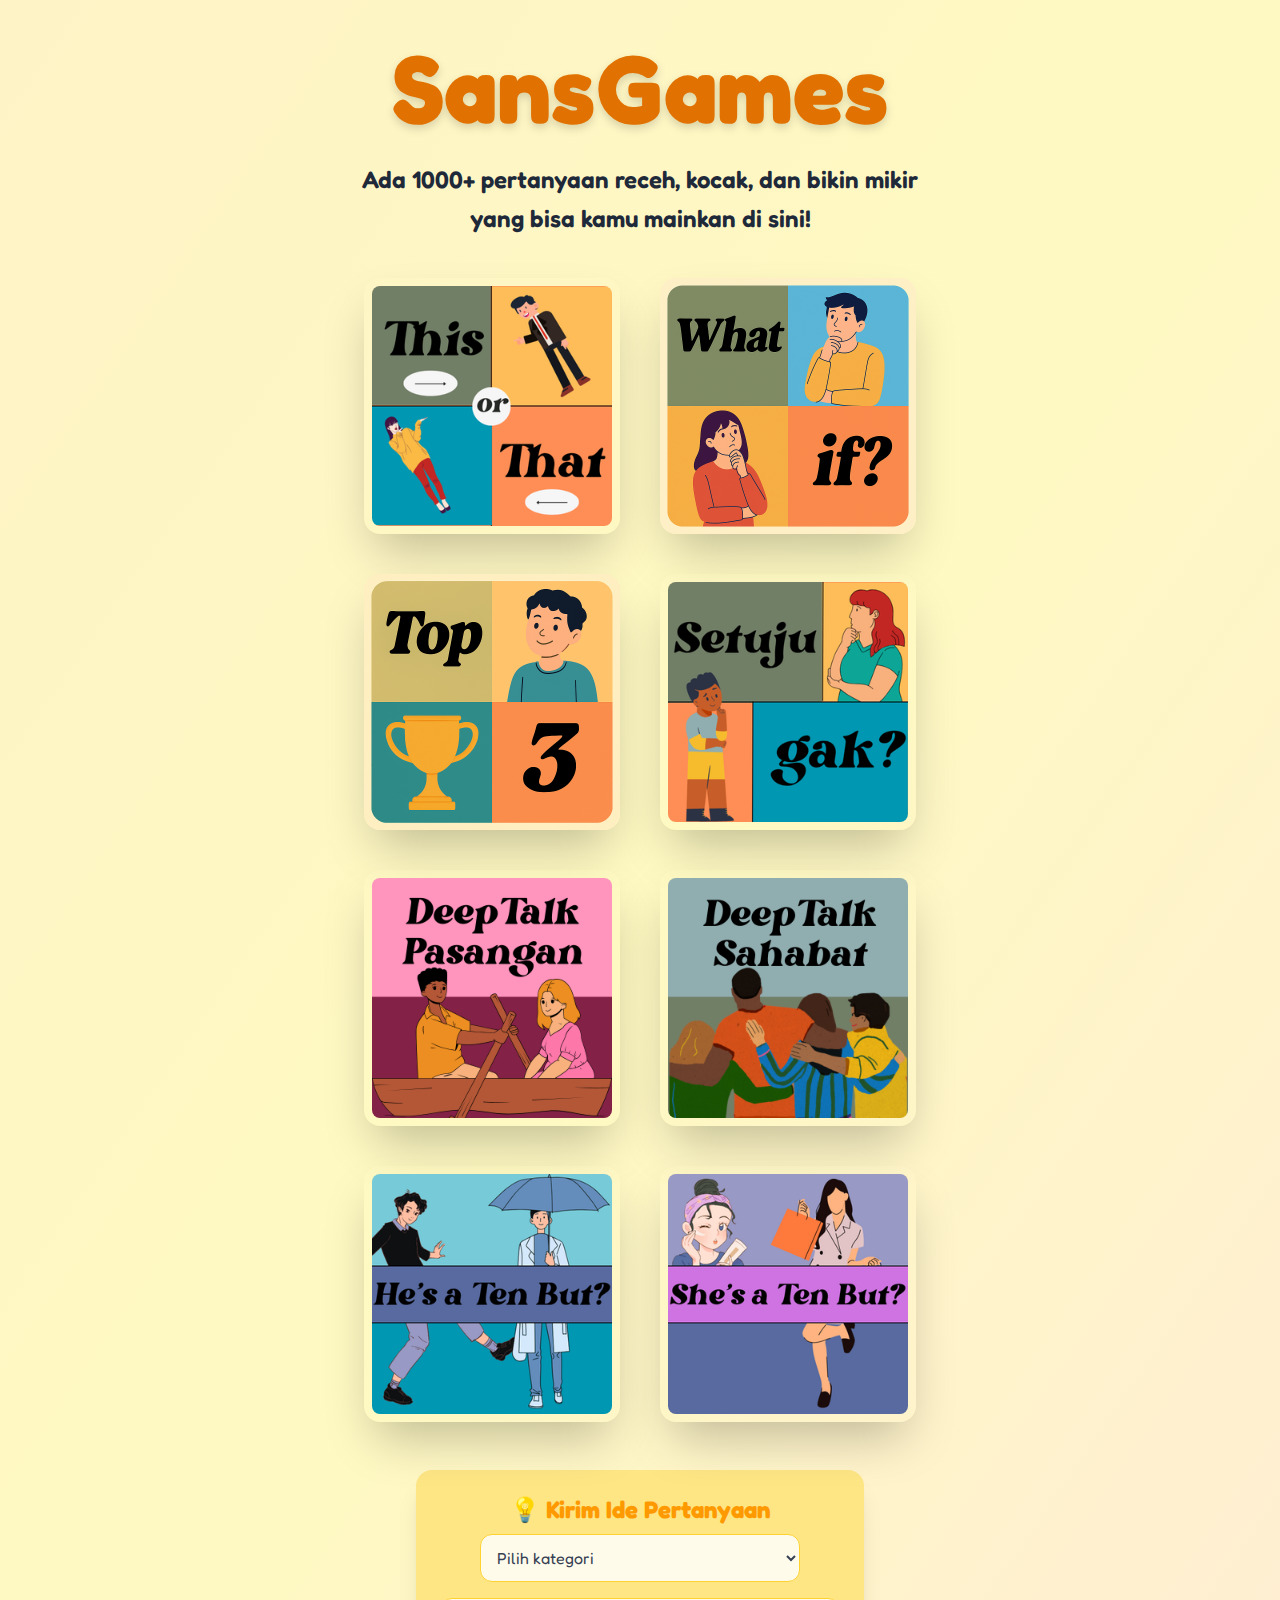
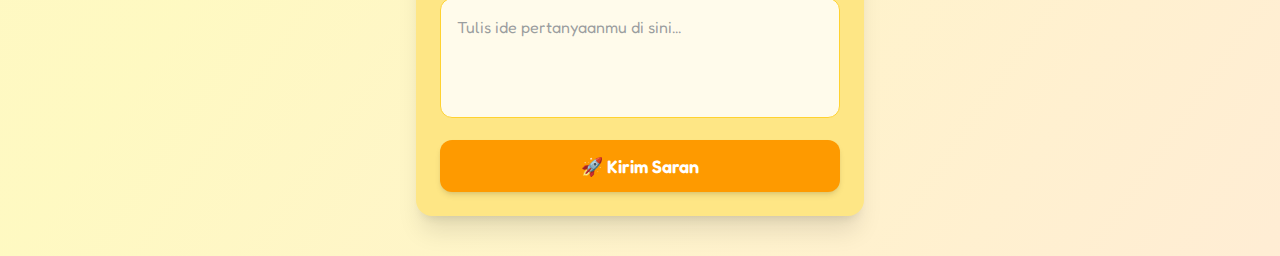
<file: index.html>
<!DOCTYPE html>
<html lang="en">
  <head>
    <meta charset="UTF-8" />
    <meta name="viewport" content="width=device-width, initial-scale=1.0" />
    <title>SansGames</title>
    <!-- Google tag (gtag.js) -->
    <script async src="https://www.googletagmanager.com/gtag/js?id=G-Y283R4D1VK"></script>
    <script>
      window.dataLayer = window.dataLayer || [];
      function gtag() {
        dataLayer.push(arguments);
      }
      gtag("js", new Date());

      gtag("config", "G-Y283R4D1VK");
    </script>
    <link href="./output.css" rel="stylesheet" />
    <link rel="preconnect" href="https://fonts.googleapis.com" />
    <link rel="preconnect" href="https://fonts.gstatic.com" crossorigin />
    <link
      href="https://fonts.googleapis.com/css2?family=Comic+Relief:wght@400;700&family=Fredoka:wght@300..700&display=swap"
      rel="stylesheet" />
    <style>
      body {
        font-family: "Fredoka", sans-serif;
      }
    </style>
  </head>
  <body class="bg-gradient-to-br from-amber-100 via-yellow-100 to-orange-100 min-h-screen text-center px-4 py-10">
    <!-- Header -->
    <header class="mb-6">
      <h1 class="text-5xl lg:text-8xl font-extrabold drop-shadow-lg text-amber-600">SansGames</h1>
    </header>

    <!-- Subheading -->
    <section class="mb-10 max-w-xl mx-auto text-responsive-lg font-semibold leading-relaxed text-gray-800">
      <p class="mb-2">Ada 1000+ pertanyaan receh, kocak, dan bikin mikir yang bisa kamu mainkan di sini!</p>
    </section>

    <!-- Game Cards -->
    <main class="flex flex-wrap m-auto items-center justify-center gap-2 sm:gap-10 md:w-4/5 xl:w-2/3">
      <a href="levellTot.html" class="transform transition-transform duration-500 hover:scale-125">
        <img src="./img/That.png" alt="This or That" class="sm:w-64 w-36 rounded-2xl shadow-2xl p-2" />
      </a>
      <a href="whatif.html" class="transform transition-transform duration-500 hover:scale-125">
        <img src="./img/whatif.png" alt="What if?" class="sm:w-64 w-36 rounded-2xl shadow-2xl" />
      </a>
      <a href="top3.html" class="transform transition-transform duration-500 hover:scale-125">
        <img src="./img/top3.png" alt="Top 3" class="sm:w-64 w-36 rounded-2xl shadow-2xl" />
      </a>
      <a href="setuju.html" class="transform transition-transform duration-500 hover:scale-125">
        <img src="./img/setuju.png" alt="Coming Soon" class="sm:w-64 w-36 rounded-2xl shadow-2xl p-2" />
      </a>
      <a href="dtp.html" class="transform transition-transform duration-500 hover:scale-125">
        <img src="./img/dtp.png" alt="Coming Soon" class="sm:w-64 w-36 rounded-2xl shadow-2xl p-2" />
      </a>
      <a href="dtt.html" class="transform transition-transform duration-500 hover:scale-125">
        <img src="./img/dtt.png" alt="Coming Soon" class="sm:w-64 w-36 rounded-2xl shadow-2xl p-2" />
      </a>
      <a href="hes.html" class="transform transition-transform duration-500 hover:scale-125">
        <img src="./img/hes.png" alt="Coming Soon" class="sm:w-64 w-36 rounded-2xl shadow-2xl p-2" />
      </a>
      <a href="shes.html" class="transform transition-transform duration-500 hover:scale-125">
        <img src="./img/shes.png" alt="Coming Soon" class="sm:w-64 w-36 rounded-2xl shadow-2xl p-2" />
      </a>
    </main>

    <!-- ============ FORM =================== -->
    <section class="mt-12 text-center">
      <form id="saranForm" class="max-w-md mx-auto bg-amber-200 p-6 rounded-2xl shadow-xl space-y-4">
        <h2 class="text-2xl font-bold text-center text-amber-500 mb-2">💡 Kirim Ide Pertanyaan</h2>

        <select
          name="kategori"
          required
          class="inline-block max-w-xs w-full p-3 rounded-xl border border-amber-300 focus:ring-2 focus:ring-amber-400 focus:outline-none text-gray-700 bg-amber-50">
          <option value="" disabled selected class="w-32">Pilih kategori</option>
          <option value="This or That" class="w-32">This or That</option>
          <option value="What If" class="w-32">What If</option>
          <option value="Top 3" class="w-32">Top 3</option>
          <option value="Deeptalk Pasangan" class="w-32">Deeptalk Pasangan</option>
          <option value="Deeptalk Sahabat" class="w-32">Deeptalk Sahabat</option>
          <option value="Setuju Gak?" class="w-32">Setuju Gak?</option>
          <option value="He's a Ten" class="w-32">He's a Ten</option>
          <option value="She's a Ten" class="w-32">She's a Ten</option>
        </select>

        <textarea
          name="pertanyaan"
          placeholder="Tulis ide pertanyaanmu di sini..."
          required
          class="w-full p-4 rounded-xl border border-amber-300 focus:ring-2 focus:ring-amber-400 focus:outline-none text-gray-700 bg-amber-50 resize-none min-h-[120px]"></textarea>

        <button
          type="submit"
          id="submitBtn"
          class="w-full bg-amber-500 hover:bg-amber-600 transition-colors text-white font-semibold text-lg px-6 py-3 rounded-xl shadow-md hover:shadow-lg active:scale-95">
          🚀 Kirim Saran
        </button>
      </form>
    </section>

    <script type="module" src="main.js"></script>
  </body>
</html>
</file>
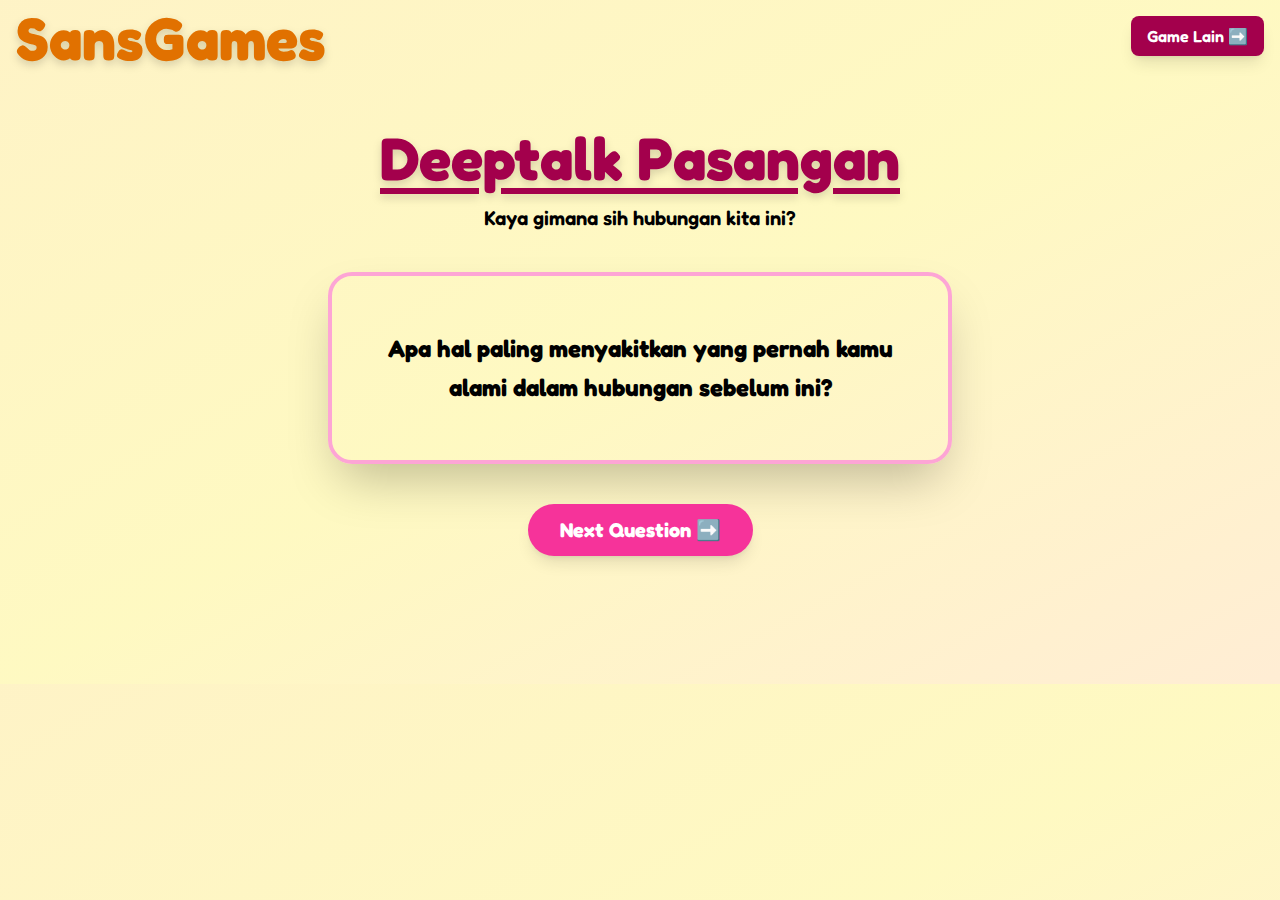
<file: dtp.html>
<!DOCTYPE html>
<html lang="en">
  <head>
    <meta charset="UTF-8" />
    <meta name="viewport" content="width=device-width, initial-scale=1.0" />
    <title>Deeptalk Pasangan</title>
    <!-- Google tag (gtag.js) -->
    <script async src="https://www.googletagmanager.com/gtag/js?id=G-Y283R4D1VK"></script>
    <script>
      window.dataLayer = window.dataLayer || [];
      function gtag() {
        dataLayer.push(arguments);
      }
      gtag("js", new Date());

      gtag("config", "G-Y283R4D1VK");
    </script>
    <link href="./output.css" rel="stylesheet" />
    <link rel="preconnect" href="https://fonts.googleapis.com" />
    <link rel="preconnect" href="https://fonts.gstatic.com" crossorigin />
    <link
      href="https://fonts.googleapis.com/css2?family=Comic+Relief:wght@400;700&family=Fredoka:wght@300..700&display=swap"
      rel="stylesheet" />
    <style>
      body {
        font-family: "Fredoka", sans-serif;
      }
    </style>
  </head>
  <body
    class="relative bg-gradient-to-br from-amber-100 via-yellow-100 to-orange-100 py-32 flex flex-col justify-center items-center px-4">
    <!-- Judul -->
    <a
      href="index.html"
      class="back absolute right-4 top-4 px-4 py-2 rounded-lg flex mx-auto bg-pink-800 hover:bg-pink-600 transition-colors text-white font-semibold text-base shadow-lg hover:shadow-xl active:scale-95">
      Game Lain ➡️
    </a>
    <a
      href="index.html"
      class="text-4xl md:text-6xl font-extrabold drop-shadow-lg text-amber-600 absolute left-4 top-2">
      SansGames
    </a>
    <header class="mb-10 text-center">
      <h1
        class="text-5xl md:text-6xl font-extrabold underline underline-offset-8 drop-shadow-lg text-pink-800 animate-pulse">
        Deeptalk Pasangan
      </h1>
      <p class="mt-4 text-xl font-semibold">Kaya gimana sih hubungan kita ini?</p>
    </header>

    <!-- Kartu pertanyaan -->
    <main class="w-full sm:w-4/5 md:w-2/3 lg:w-1/2">
      <div
        class="bg-gray-300 p-8 min-h-[12rem] border-4 border-pink-300 flex flex-col items-center justify-center rounded-3xl text-center font-medium text-responsive-lg leading-relaxed shadow-2xl transition-all duration-500 ease-in-out opacity-100">
        <h1 id="dtpQuestion" class="font-bold">Apa yang akan kamu lakukan jika kamu bisa menghentikan waktu?</h1>
      </div>

      <!-- Tombol -->
      <button
        id="nextBtn"
        class="flex mx-auto mt-10 bg-pink-500 hover:bg-pink-600 transition-colors text-white rounded-full font-bold text-xl px-8 py-3 shadow-lg hover:shadow-xl active:scale-95">
        Next Question ➡️
      </button>
    </main>

    <!-- Script -->
    <script type="module" src="./main.js"></script>
  </body>
</html>
</file>
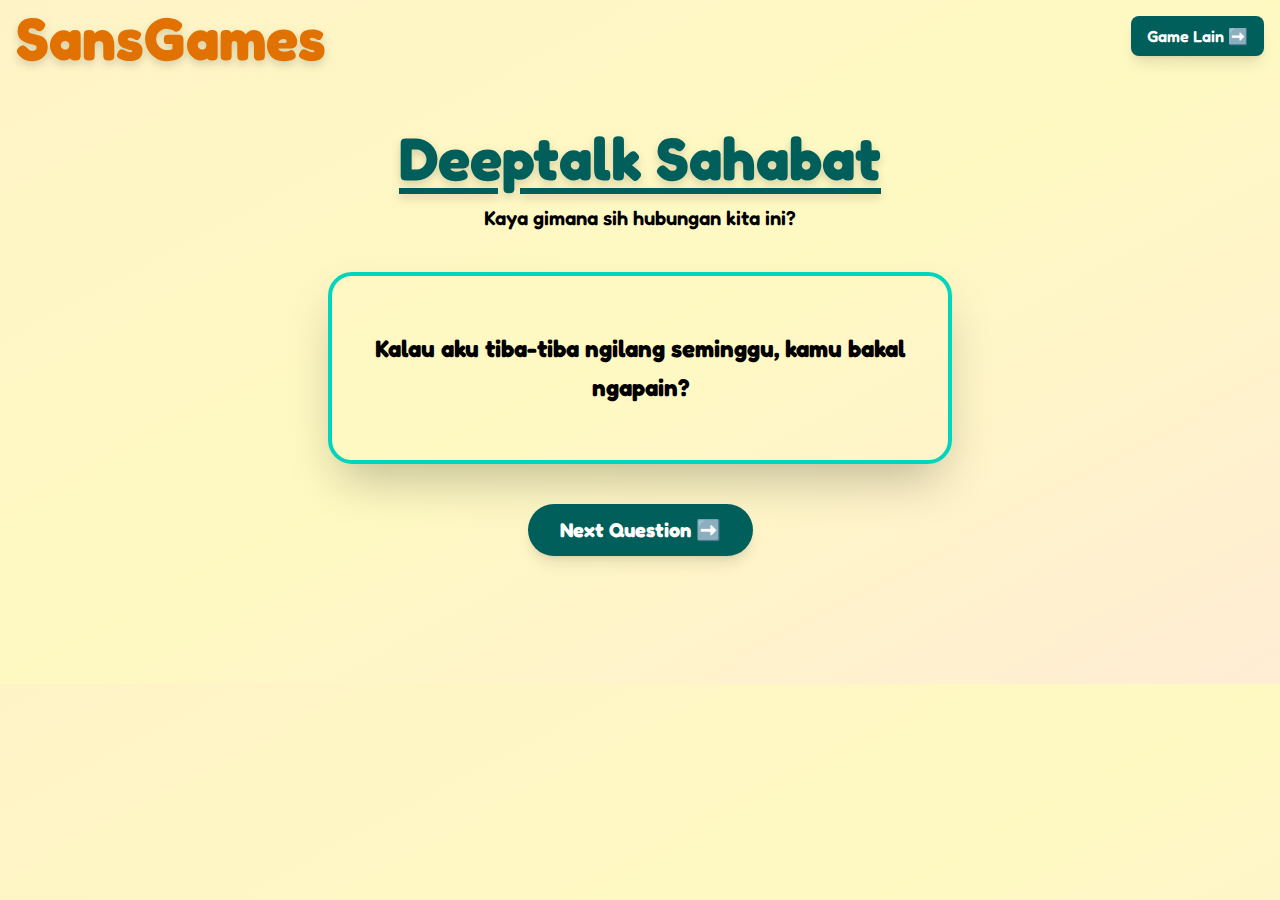
<file: dtt.html>
<!DOCTYPE html>
<html lang="en">
  <head>
    <meta charset="UTF-8" />
    <meta name="viewport" content="width=device-width, initial-scale=1.0" />
    <title>Deeptalk Pasangan</title>
    <!-- Google tag (gtag.js) -->
    <script async src="https://www.googletagmanager.com/gtag/js?id=G-Y283R4D1VK"></script>
    <script>
      window.dataLayer = window.dataLayer || [];
      function gtag() {
        dataLayer.push(arguments);
      }
      gtag("js", new Date());

      gtag("config", "G-Y283R4D1VK");
    </script>
    <link href="./output.css" rel="stylesheet" />
    <link rel="preconnect" href="https://fonts.googleapis.com" />
    <link rel="preconnect" href="https://fonts.gstatic.com" crossorigin />
    <link
      href="https://fonts.googleapis.com/css2?family=Comic+Relief:wght@400;700&family=Fredoka:wght@300..700&display=swap"
      rel="stylesheet" />
    <style>
      body {
        font-family: "Fredoka", sans-serif;
      }
    </style>
  </head>
  <body
    class="relative bg-gradient-to-br from-amber-100 via-yellow-100 to-orange-100 py-32 flex flex-col justify-center items-center px-4">
    <!-- Judul -->
    <a
      href="index.html"
      class="back absolute right-4 top-4 px-4 py-2 rounded-lg flex mx-auto bg-teal-800 hover:bg-teal-600 transition-colors text-white font-semibold text-base shadow-lg hover:shadow-xl active:scale-95">
      Game Lain ➡️
    </a>
    <a
      href="index.html"
      class="text-4xl md:text-6xl font-extrabold drop-shadow-lg text-amber-600 absolute left-4 top-2">
      SansGames
    </a>
    <header class="mb-10 text-center">
      <h1
        class="text-5xl md:text-6xl font-extrabold underline underline-offset-8 drop-shadow-lg text-teal-800 animate-pulse">
        Deeptalk Sahabat
      </h1>
      <p class="mt-4 text-xl font-semibold">Kaya gimana sih hubungan kita ini?</p>
    </header>

    <!-- Kartu pertanyaan -->
    <main class="w-full sm:w-4/5 md:w-2/3 lg:w-1/2">
      <div
        class="bg-gray-300 p-8 min-h-[12rem] border-4 border-teal-400 flex flex-col items-center justify-center rounded-3xl text-center font-medium text-responsive-lg leading-relaxed shadow-2xl transition-all duration-500 ease-in-out opacity-100">
        <h1 id="dttQuestion" class="font-bold">Apa yang akan kamu lakukan jika kamu bisa menghentikan waktu?</h1>
      </div>

      <!-- Tombol -->
      <button
        id="nextBtn"
        class="flex mx-auto mt-10 bg-teal-800 hover:bg-teal-600 transition-colors text-white rounded-full font-bold text-xl px-8 py-3 shadow-lg hover:shadow-xl active:scale-95">
        Next Question ➡️
      </button>
    </main>

    <!-- Script -->
    <script type="module" src="./main.js"></script>
  </body>
</html>
</file>
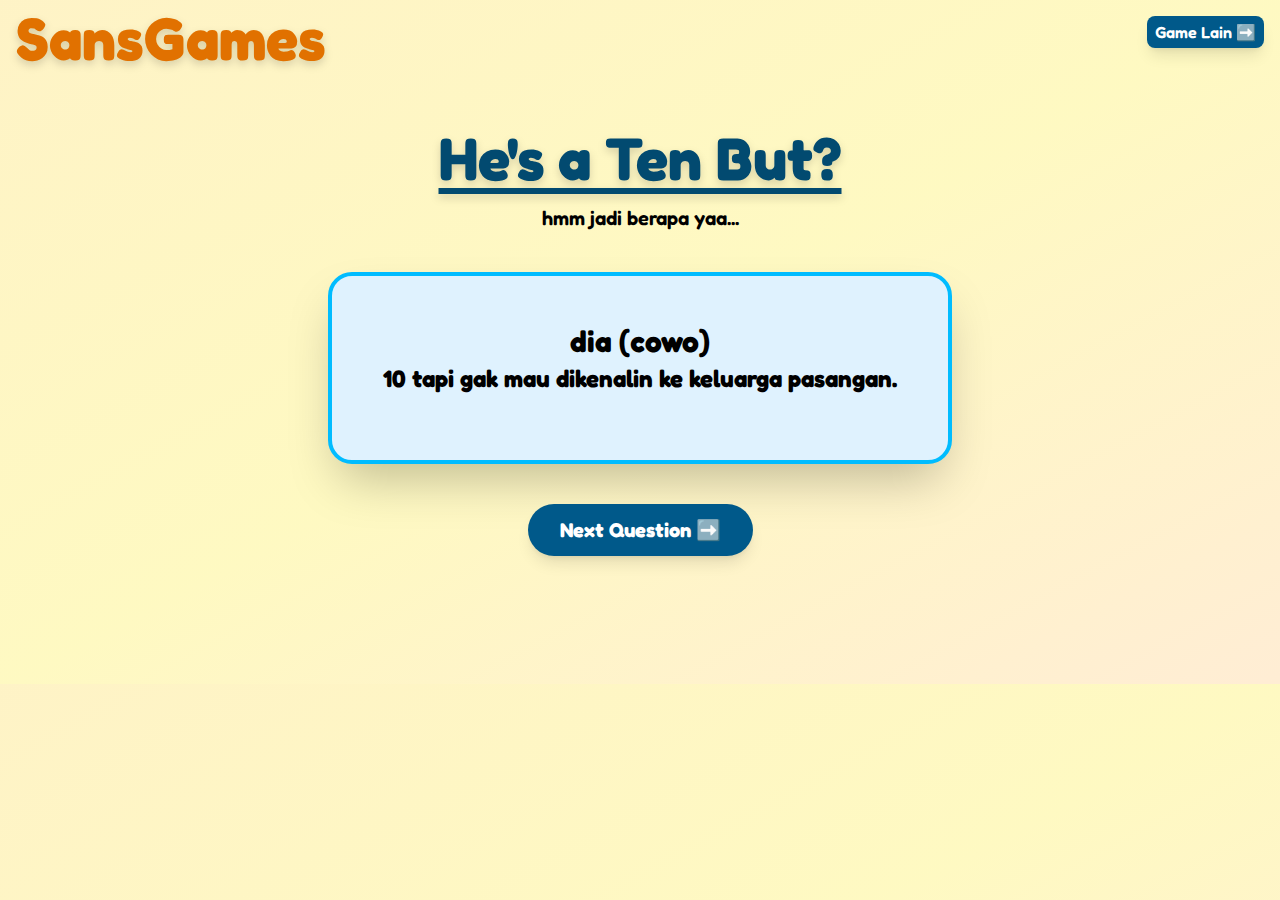
<file: hes.html>
<!DOCTYPE html>
<html lang="en">
  <head>
    <meta charset="UTF-8" />
    <meta name="viewport" content="width=device-width, initial-scale=1.0" />
    <title>Lu Setuju Ga?</title>
    <!-- Google tag (gtag.js) -->
    <script async src="https://www.googletagmanager.com/gtag/js?id=G-Y283R4D1VK"></script>
    <script>
      window.dataLayer = window.dataLayer || [];
      function gtag() {
        dataLayer.push(arguments);
      }
      gtag("js", new Date());

      gtag("config", "G-Y283R4D1VK");
    </script>
    <link href="./output.css" rel="stylesheet" />
    <link rel="preconnect" href="https://fonts.googleapis.com" />
    <link rel="preconnect" href="https://fonts.gstatic.com" crossorigin />
    <link
      href="https://fonts.googleapis.com/css2?family=Comic+Relief:wght@400;700&family=Fredoka:wght@300..700&display=swap"
      rel="stylesheet" />
    <style>
      body {
        font-family: "Fredoka", sans-serif;
      }
    </style>
  </head>
  <body
    class="relative bg-gradient-to-br from-amber-100 via-yellow-100 to-orange-100 py-32 flex flex-col justify-center items-center px-4">
    <!-- Judul -->
    <a
      href="index.html"
      class="back absolute right-4 top-4 px-2 py-1 rounded-lg flex mx-auto bg-sky-800 hover:bg-sky-600 transition-colors text-white font-semibold text-base shadow-lg hover:shadow-xl active:scale-95">
      Game Lain ➡️
    </a>
    <a
      href="index.html"
      class="text-4xl md:text-6xl font-extrabold drop-shadow-lg text-amber-600 absolute left-4 top-2">
      SansGames
    </a>
    <header class="mb-10 text-center">
      <h1
        class="text-4xl md:text-6xl font-extrabold underline underline-offset-8 drop-shadow-lg text-sky-900 animate-pulse">
        He's a Ten But?
      </h1>
      <p class="mt-4 text-xl font-semibold">hmm jadi berapa yaa...</p>
    </header>

    <!-- Kartu pertanyaan -->
    <main class="w-full sm:w-4/5 md:w-2/3 lg:w-1/2">
      <div
        class="bg-sky-100 p-2 min-h-[12rem] border-4 border-sky-400 flex flex-col justify-center items-center rounded-3xl text-center font-medium text-responsive-lg leading-relaxed shadow-2xl transition-all duration-500 ease-in-out opacity-100">
        <h1 class="font-bold text-responsive-xl">dia (cowo)</h1>
        <h1 id="hesQuestion" class="font-bold mb-4">Apa yang akan kamu lakukan jika kamu bisa menghentikan waktu?</h1>
      </div>

      <!-- Tombol -->
      <button
        id="nextBtn"
        class="flex mx-auto mt-10 bg-sky-800 hover:bg-sky-600 transition-colors text-white rounded-full font-bold text-xl px-8 py-3 shadow-lg hover:shadow-xl active:scale-95">
        Next Question ➡️
      </button>
    </main>

    <!-- Script -->
    <script type="module" src="./main.js"></script>
  </body>
</html>
</file>
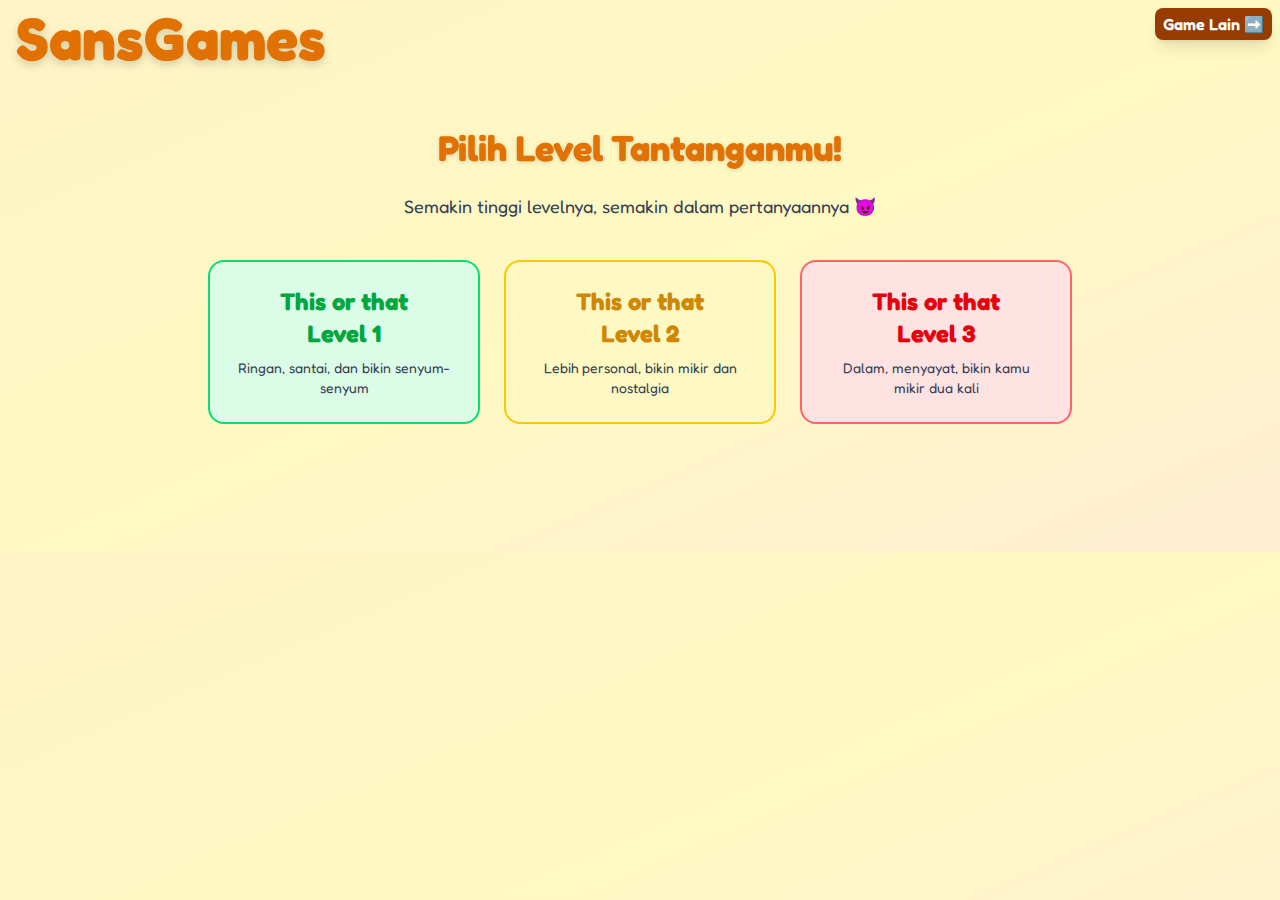
<file: levellTot.html>
<!DOCTYPE html>
<html lang="en">
  <head>
    <meta charset="UTF-8" />
    <meta name="viewport" content="width=device-width, initial-scale=1.0" />
    <title>SansGames</title>
    <!-- Google tag (gtag.js) -->
    <script async src="https://www.googletagmanager.com/gtag/js?id=G-Y283R4D1VK"></script>
    <script>
      window.dataLayer = window.dataLayer || [];
      function gtag() {
        dataLayer.push(arguments);
      }
      gtag("js", new Date());

      gtag("config", "G-Y283R4D1VK");
    </script>
    <link href="./output.css" rel="stylesheet" />
    <link rel="preconnect" href="https://fonts.googleapis.com" />
    <link rel="preconnect" href="https://fonts.gstatic.com" crossorigin />
    <link
      href="https://fonts.googleapis.com/css2?family=Comic+Relief:wght@400;700&family=Fredoka:wght@300..700&display=swap"
      rel="stylesheet" />
    <style>
      body {
        font-family: "Fredoka", sans-serif;
      }
    </style>
  </head>
  <body
    class="relative bg-gradient-to-br from-amber-100 via-yellow-100 to-orange-100 py-32 flex flex-col justify-center items-center px-4">
    <a
      href="index.html"
      class="back absolute right-2 top-2 px-2 rounded-lg flex mx-auto bg-amber-800 hover:bg-amber-600 transition-colors text-white font-semibold text-base py-1 shadow-lg hover:shadow-xl active:scale-95">
      Game Lain ➡️
    </a>
    <a
      href="index.html"
      class="text-4xl md:text-6xl font-extrabold drop-shadow-lg text-amber-600 absolute left-4 top-2">
      SansGames
    </a>
    <section class="max-w-4xl mx-auto px-4 text-center">
      <h2 class="text-4xl font-extrabold text-amber-600 mb-6 drop-shadow-sm">Pilih Level Tantanganmu!</h2>
      <p class="text-gray-700 mb-10 text-lg">Semakin tinggi levelnya, semakin dalam pertanyaannya 😈</p>

      <div class="grid grid-cols-1 sm:grid-cols-2 md:grid-cols-3 gap-6">
        <!-- Level 1 -->
        <a
          href="tot.html"
          class="bg-green-100 border-2 border-green-400 hover:shadow-xl transition-transform hover:scale-105 rounded-2xl p-6 flex flex-col items-center">
          <h3 class="text-2xl font-bold text-green-600">This or that</h3>
          <h3 class="text-2xl font-bold text-green-600 mb-2">Level 1</h3>
          <p class="text-sm text-gray-700">Ringan, santai, dan bikin senyum-senyum</p>
        </a>

        <!-- Level 2 -->
        <a
          href="tot2.html"
          class="bg-yellow-100 border-2 border-yellow-400 hover:shadow-xl transition-transform hover:scale-105 rounded-2xl p-6 flex flex-col items-center">
          <h3 class="text-2xl font-bold text-yellow-600">This or that</h3>

          <h3 class="text-2xl font-bold text-yellow-600 mb-2">Level 2</h3>
          <p class="text-sm text-gray-700">Lebih personal, bikin mikir dan nostalgia</p>
        </a>

        <!-- Level 3 -->
        <a
          href="tot3.html"
          class="bg-red-100 border-2 border-red-400 hover:shadow-xl transition-transform hover:scale-105 rounded-2xl p-6 flex flex-col items-center">
          <h3 class="text-2xl font-bold text-red-600">This or that</h3>

          <h3 class="text-2xl font-bold text-red-600 mb-2">Level 3</h3>
          <p class="text-sm text-gray-700">Dalam, menyayat, bikin kamu mikir dua kali</p>
        </a>
      </div>
    </section>

    <script type="module" src="main.js"></script>
  </body>
</html>
</file>
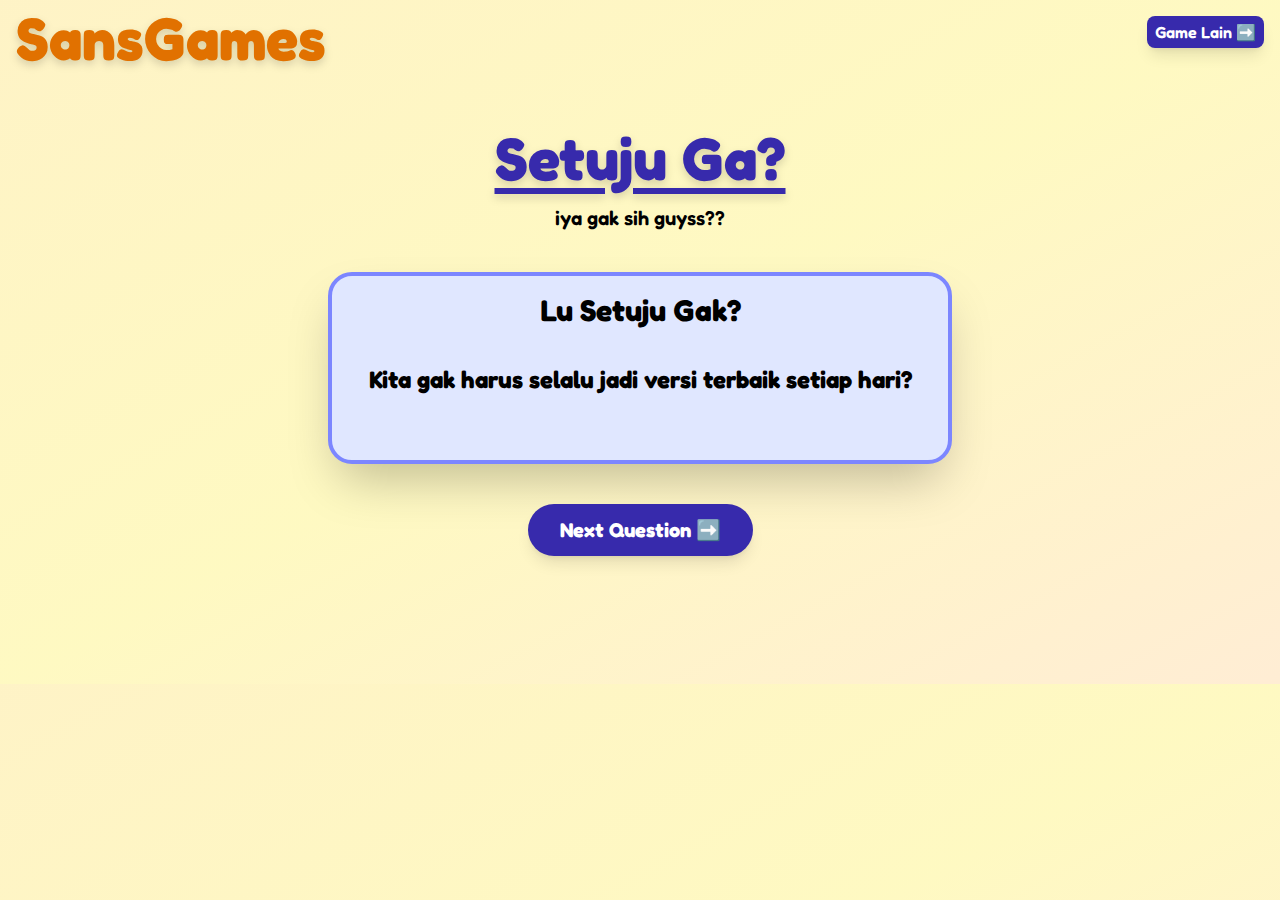
<file: setuju.html>
<!DOCTYPE html>
<html lang="en">
  <head>
    <meta charset="UTF-8" />
    <meta name="viewport" content="width=device-width, initial-scale=1.0" />
    <title>Lu Setuju Ga?</title>
    <!-- Google tag (gtag.js) -->
    <script async src="https://www.googletagmanager.com/gtag/js?id=G-Y283R4D1VK"></script>
    <script>
      window.dataLayer = window.dataLayer || [];
      function gtag() {
        dataLayer.push(arguments);
      }
      gtag("js", new Date());

      gtag("config", "G-Y283R4D1VK");
    </script>
    <link href="./output.css" rel="stylesheet" />
    <link rel="preconnect" href="https://fonts.googleapis.com" />
    <link rel="preconnect" href="https://fonts.gstatic.com" crossorigin />
    <link
      href="https://fonts.googleapis.com/css2?family=Comic+Relief:wght@400;700&family=Fredoka:wght@300..700&display=swap"
      rel="stylesheet" />
    <style>
      body {
        font-family: "Fredoka", sans-serif;
      }
    </style>
  </head>
  <body
    class="relative bg-gradient-to-br from-amber-100 via-yellow-100 to-orange-100 py-32 flex flex-col justify-center items-center px-4">
    <!-- Judul -->
    <a
      href="index.html"
      class="back absolute right-4 top-4 px-2 py-1 rounded-lg flex mx-auto bg-indigo-800 hover:bg-indigo-600 transition-colors text-white font-semibold text-base shadow-lg hover:shadow-xl active:scale-95">
      Game Lain ➡️
    </a>
    <a
      href="index.html"
      class="text-4xl md:text-6xl font-extrabold drop-shadow-lg text-amber-600 absolute left-4 top-2">
      SansGames
    </a>
    <header class="mb-10 text-center">
      <h1
        class="text-5xl md:text-6xl font-extrabold underline underline-offset-8 drop-shadow-lg text-indigo-800 animate-pulse">
        Setuju Ga?
      </h1>
      <p class="mt-4 text-xl font-semibold">iya gak sih guyss??</p>
    </header>

    <!-- Kartu pertanyaan -->
    <main class="w-full sm:w-4/5 md:w-2/3 lg:w-1/2">
      <div
        class="bg-indigo-100 p-2 min-h-[12rem] border-4 border-indigo-400 flex flex-col items-center rounded-3xl text-center font-medium text-responsive-lg leading-relaxed shadow-2xl transition-all duration-500 ease-in-out opacity-100">
        <h1 class="font-bold text-responsive-xl py-2">Lu Setuju Gak?</h1>
        <h1 id="setujuQuestion" class="font-bold mt-6">
          Apa yang akan kamu lakukan jika kamu bisa menghentikan waktu?
        </h1>
      </div>

      <!-- Tombol -->
      <button
        id="nextBtn"
        class="flex mx-auto mt-10 bg-indigo-800 hover:bg-indigo-600 transition-colors text-white rounded-full font-bold text-xl px-8 py-3 shadow-lg hover:shadow-xl active:scale-95">
        Next Question ➡️
      </button>
    </main>

    <!-- Script -->
    <script type="module" src="./main.js"></script>
  </body>
</html>
</file>
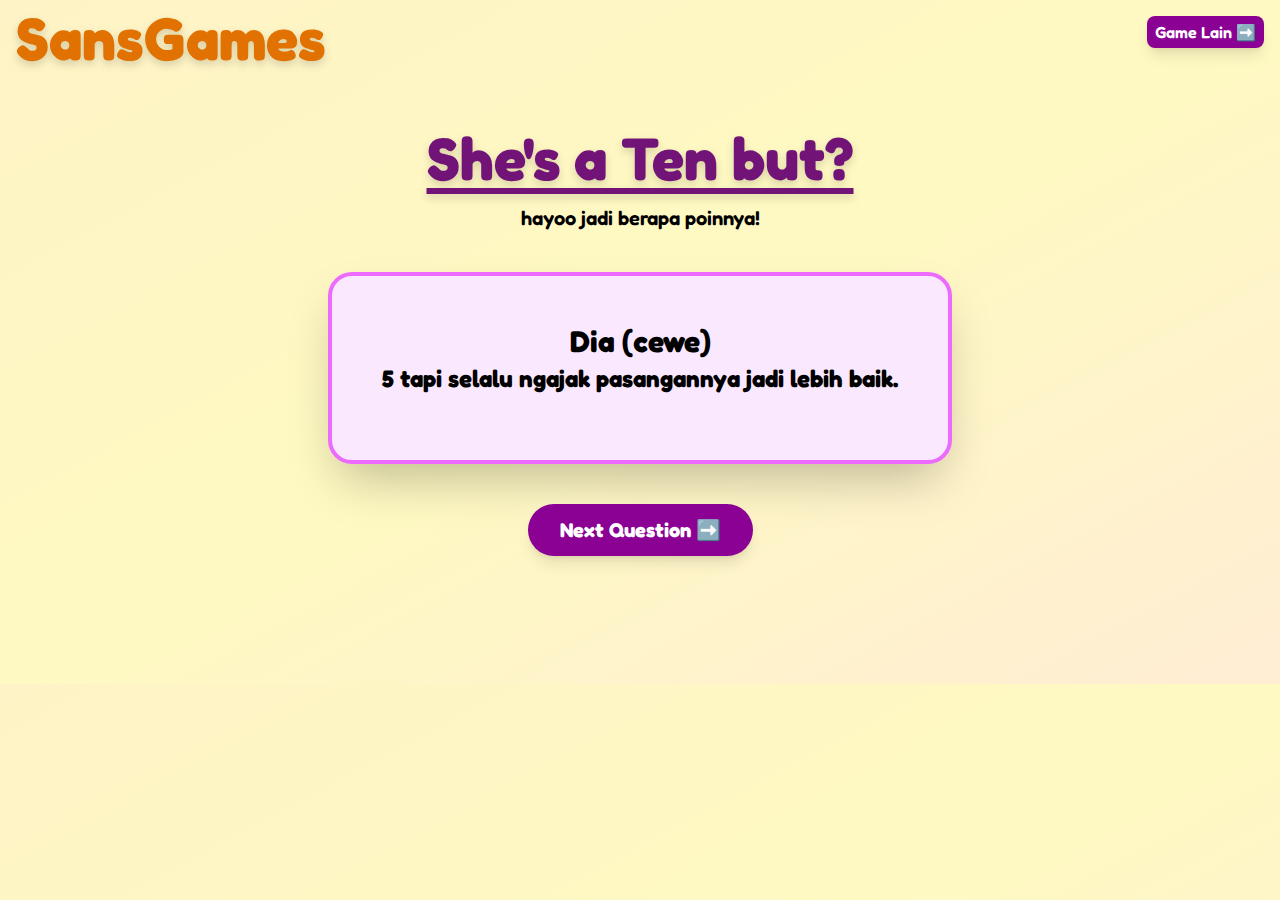
<file: shes.html>
<!DOCTYPE html>
<html lang="en">
  <head>
    <meta charset="UTF-8" />
    <meta name="viewport" content="width=device-width, initial-scale=1.0" />
    <title>Lu Setuju Ga?</title>
    <!-- Google tag (gtag.js) -->
    <script async src="https://www.googletagmanager.com/gtag/js?id=G-Y283R4D1VK"></script>
    <script>
      window.dataLayer = window.dataLayer || [];
      function gtag() {
        dataLayer.push(arguments);
      }
      gtag("js", new Date());

      gtag("config", "G-Y283R4D1VK");
    </script>
    <link href="./output.css" rel="stylesheet" />
    <link rel="preconnect" href="https://fonts.googleapis.com" />
    <link rel="preconnect" href="https://fonts.gstatic.com" crossorigin />
    <link
      href="https://fonts.googleapis.com/css2?family=Comic+Relief:wght@400;700&family=Fredoka:wght@300..700&display=swap"
      rel="stylesheet" />
    <style>
      body {
        font-family: "Fredoka", sans-serif;
      }
    </style>
  </head>
  <body
    class="relative bg-gradient-to-br from-amber-100 via-yellow-100 to-orange-100 py-32 flex flex-col justify-center items-center px-4">
    <!-- Judul -->
    <a
      href="index.html"
      class="back absolute right-4 top-4 px-2 py-1 rounded-lg flex mx-auto bg-fuchsia-800 hover:bg-fuchsia-600 transition-colors text-white font-semibold text-base shadow-lg hover:shadow-xl active:scale-95">
      Game Lain ➡️
    </a>
    <a
      href="index.html"
      class="text-4xl md:text-6xl font-extrabold drop-shadow-lg text-amber-600 absolute left-4 top-2">
      SansGames
    </a>
    <header class="mb-10 text-center">
      <h1
        class="text-4xl md:text-6xl font-extrabold underline underline-offset-8 drop-shadow-lg text-fuchsia-900 animate-pulse">
        She's a Ten but?
      </h1>
      <p class="mt-4 text-xl font-semibold">hayoo jadi berapa poinnya!</p>
    </header>

    <!-- Kartu pertanyaan -->
    <main class="w-full sm:w-4/5 md:w-2/3 lg:w-1/2">
      <div
        class="bg-fuchsia-100 p-2 min-h-[12rem] border-4 border-fuchsia-400 flex flex-col justify-center items-center rounded-3xl text-center font-medium text-responsive-lg leading-relaxed shadow-2xl transition-all duration-500 ease-in-out opacity-100">
        <h1 class="font-bold text-responsive-xl">Dia (cewe)</h1>
        <h1 id="shesQuestion" class="font-bold mb-4">Apa yang akan kamu lakukan jika kamu bisa menghentikan waktu?</h1>
      </div>

      <!-- Tombol -->
      <button
        id="nextBtn"
        class="flex mx-auto mt-10 bg-fuchsia-800 hover:bg-fuchsia-600 transition-colors text-white rounded-full font-bold text-xl px-8 py-3 shadow-lg hover:shadow-xl active:scale-95">
        Next Question ➡️
      </button>
    </main>

    <!-- Script -->
    <script type="module" src="./main.js"></script>
  </body>
</html>
</file>
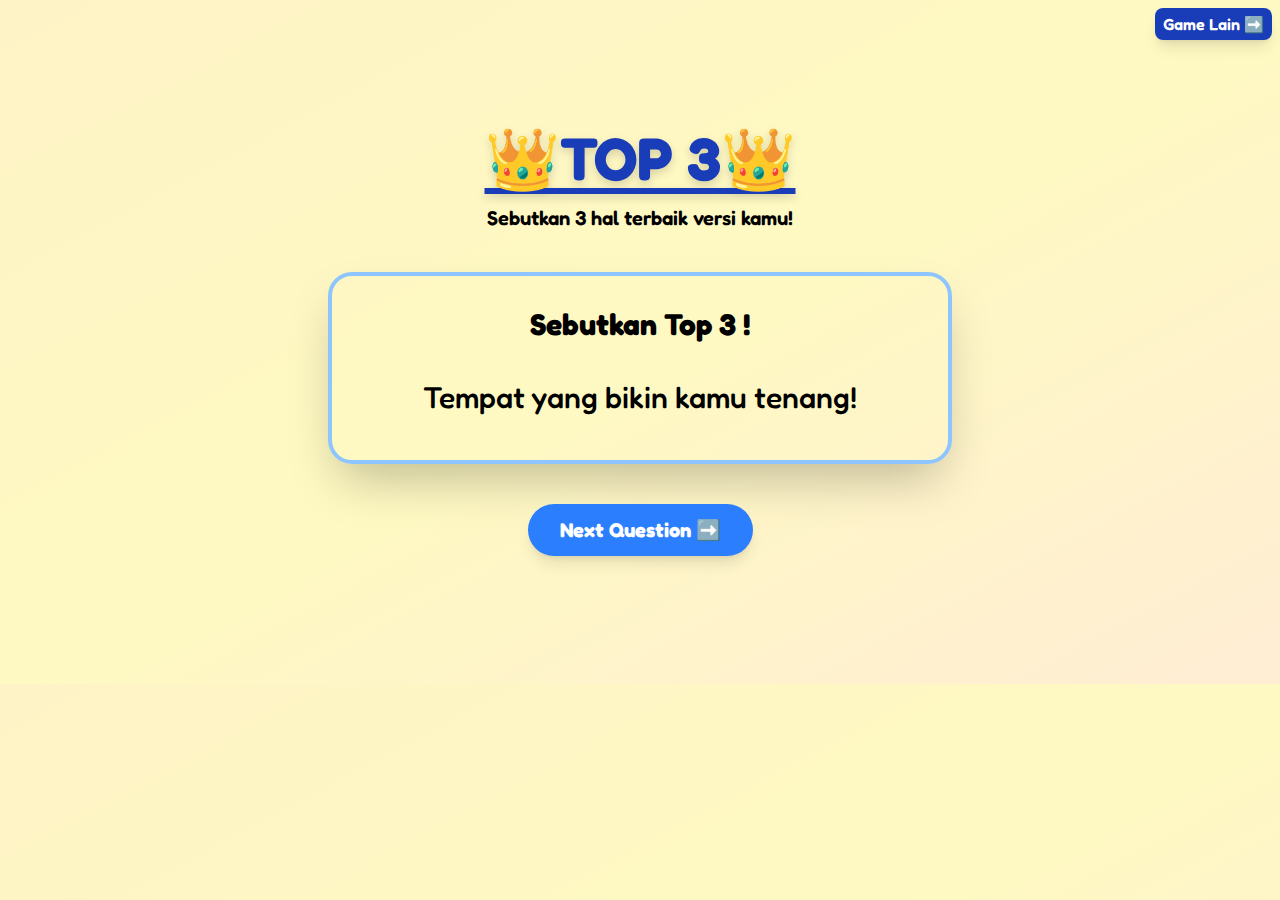
<file: top3.html>
<!DOCTYPE html>
<html lang="en">
  <head>
    <meta charset="UTF-8" />
    <meta name="viewport" content="width=device-width, initial-scale=1.0" />
    <title>Top 3 Game</title>
    <!-- Google tag (gtag.js) -->
    <script async src="https://www.googletagmanager.com/gtag/js?id=G-Y283R4D1VK"></script>
    <script>
      window.dataLayer = window.dataLayer || [];
      function gtag() {
        dataLayer.push(arguments);
      }
      gtag("js", new Date());

      gtag("config", "G-Y283R4D1VK");
    </script>
    <link href="./output.css" rel="stylesheet" />
    <link rel="preconnect" href="https://fonts.googleapis.com" />
    <link rel="preconnect" href="https://fonts.gstatic.com" crossorigin />
    <link href="https://fonts.googleapis.com/css2?family=Fredoka:wght@300..700&display=swap" rel="stylesheet" />
    <style>
      body {
        font-family: "Fredoka", sans-serif;
      }
    </style>
  </head>
  <body
    class="relative bg-gradient-to-br from-amber-100 via-yellow-100 to-orange-100 py-32 flex flex-col justify-center items-center px-4">
    <!-- Judul -->
    <a
      href="index.html"
      class="back absolute right-2 top-2 px-2 rounded-lg flex mx-auto bg-blue-800 hover:bg-blue-600 transition-colors text-white font-semibold text-base py-1 shadow-lg hover:shadow-xl active:scale-95">
      Game Lain ➡️
    </a>
    <header class="mb-10 text-center">
      <h1
        class="text-5xl md:text-6xl font-extrabold underline underline-offset-8 drop-shadow-lg text-blue-800 animate-pulse">
        👑TOP 3👑
      </h1>
      <p class="mt-4 text-xl font-semibold">Sebutkan 3 hal terbaik versi kamu!</p>
    </header>

    <!-- Kartu pertanyaan -->
    <main class="w-full sm:w-4/5 md:w-2/3 lg:w-1/2">
      <div
        class="bg-white p-2 min-h-[12rem] border-4 border-blue-300 flex flex-col rounded-3xl text-center font-medium text-responsive-xl leading-relaxed shadow-2xl transition-all duration-500 ease-in-out opacity-100">
        <h1 id="title" class="font-bold py-4 mb-2">Sebutkan Top 3 !</h1>
        <h1 id="option1"></h1>
      </div>

      <!-- Tombol -->
      <button
        id="nextBtn"
        class="flex mx-auto mt-10 bg-blue-500 hover:bg-blue-600 transition-colors text-white rounded-full font-bold text-xl px-8 py-3 shadow-lg hover:shadow-xl active:scale-95">
        Next Question ➡️
      </button>
    </main>

    <!-- Script -->
    <script type="module" src="main.js"></script>
  </body>
</html>
</file>
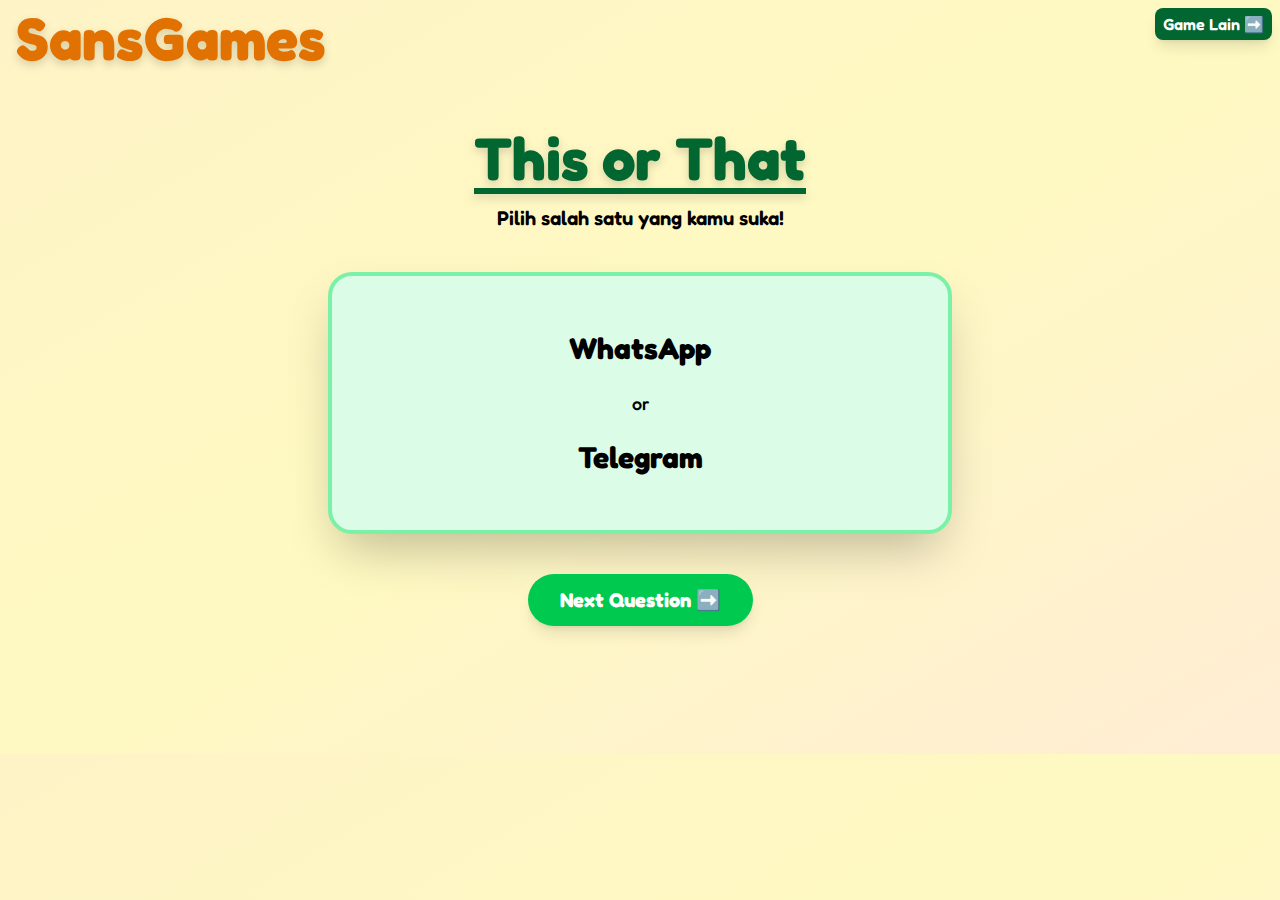
<file: tot.html>
<!DOCTYPE html>
<html lang="en">
  <head>
    <meta charset="UTF-8" />
    <meta name="viewport" content="width=device-width, initial-scale=1.0" />
    <title>This or That</title>
    <!-- Google tag (gtag.js) -->
    <script async src="https://www.googletagmanager.com/gtag/js?id=G-Y283R4D1VK"></script>
    <script>
      window.dataLayer = window.dataLayer || [];
      function gtag() {
        dataLayer.push(arguments);
      }
      gtag("js", new Date());

      gtag("config", "G-Y283R4D1VK");
    </script>
    <link href="./output.css" rel="stylesheet" />
    <link rel="preconnect" href="https://fonts.googleapis.com" />
    <link rel="preconnect" href="https://fonts.gstatic.com" crossorigin />
    <link
      href="https://fonts.googleapis.com/css2?family=Comic+Relief:wght@400;700&family=Fredoka:wght@300..700&display=swap"
      rel="stylesheet" />
    <style>
      body {
        font-family: "Fredoka", sans-serif;
      }
    </style>
  </head>
  <body
    class="relative bg-gradient-to-br from-amber-100 via-yellow-100 to-orange-100 py-32 flex flex-col justify-center items-center px-4">
    <!-- Judul -->
    <a
      href="levellTot.html"
      class="back absolute right-2 top-2 px-2 rounded-lg flex mx-auto bg-green-800 hover:bg-green-600 transition-colors text-white font-semibold text-base py-1 shadow-lg hover:shadow-xl active:scale-95">
      Game Lain ➡️
    </a>
    <a
      href="index.html"
      class="text-4xl md:text-6xl font-extrabold drop-shadow-lg text-amber-600 absolute left-4 top-2">
      SansGames
    </a>
    <header class="mb-10 text-center">
      <h1
        class="text-5xl md:text-6xl font-extrabold underline underline-offset-8 drop-shadow-lg text-green-800 animate-pulse">
        This or That
      </h1>
      <p class="mt-4 text-xl font-semibold">Pilih salah satu yang kamu suka!</p>
    </header>

    <!-- Kartu pertanyaan -->
    <main class="w-full sm:w-4/5 md:w-2/3 lg:w-1/2">
      <div
        class="bg-green-100 p-8 min-h-[12rem] border-4 border-green-300 flex flex-col items-center justify-center rounded-3xl text-center font-medium text-2xl sm:text-3xl leading-relaxed shadow-2xl transition-all duration-500 ease-in-out opacity-100">
        <h1 id="option1" class="font-bold py-4">Mie Goreng</h1>
        <span class="text-lg font-medium">or</span>
        <h1 id="option2" class="font-bold py-4">Mie Rebus</h1>
      </div>

      <!-- Tombol -->
      <button
        id="nextBtn"
        class="flex mx-auto mt-10 bg-green-500 hover:bg-green-600 transition-colors text-white rounded-full font-bold text-xl px-8 py-3 shadow-lg hover:shadow-xl active:scale-95">
        Next Question ➡️
      </button>
    </main>

    <!-- Script -->
    <script type="module" src="main.js"></script>
  </body>
</html>
</file>
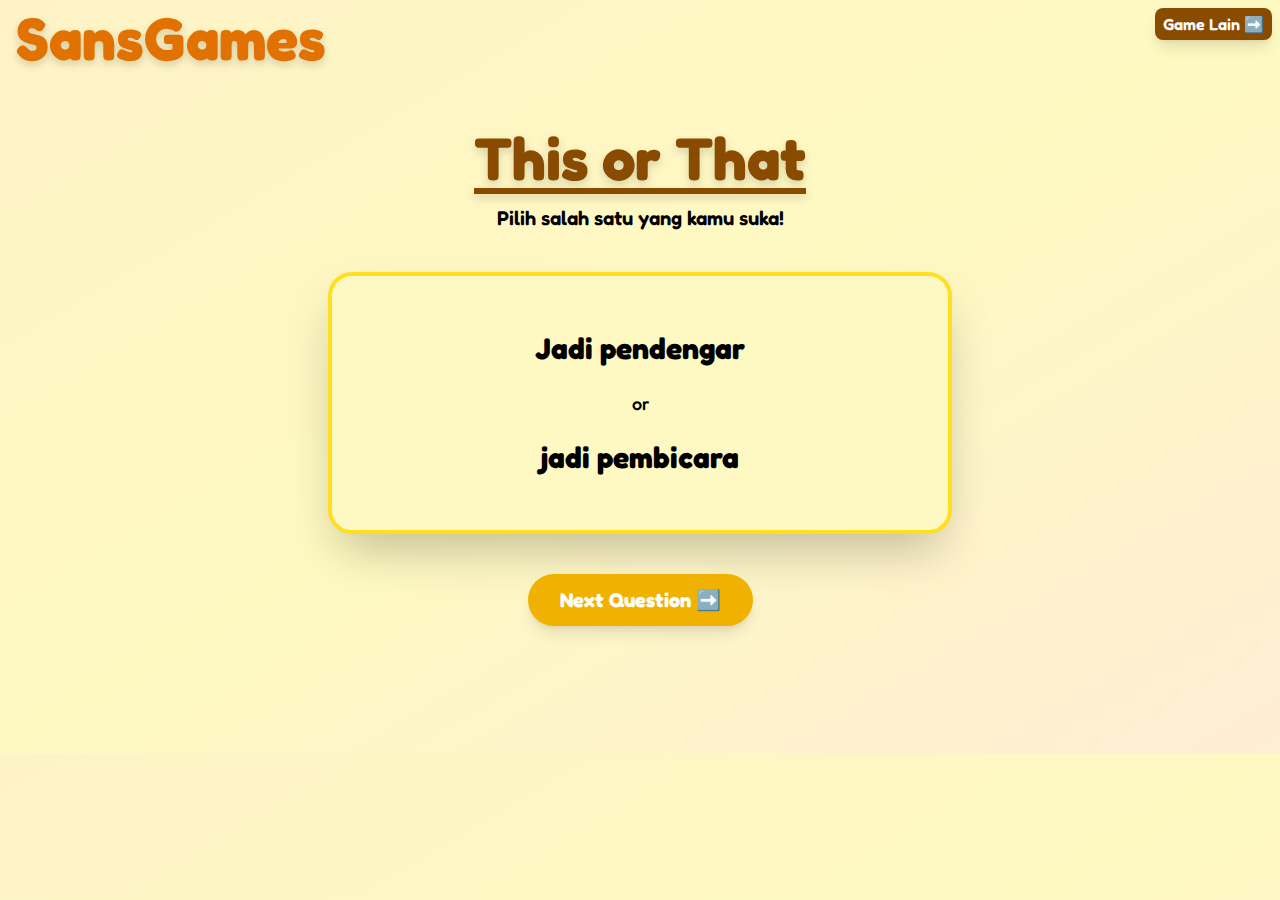
<file: tot2.html>
<!DOCTYPE html>
<html lang="en">
  <head>
    <meta charset="UTF-8" />
    <meta name="viewport" content="width=device-width, initial-scale=1.0" />
    <title>This or That</title>
    <!-- Google tag (gtag.js) -->
    <script async src="https://www.googletagmanager.com/gtag/js?id=G-Y283R4D1VK"></script>
    <script>
      window.dataLayer = window.dataLayer || [];
      function gtag() {
        dataLayer.push(arguments);
      }
      gtag("js", new Date());

      gtag("config", "G-Y283R4D1VK");
    </script>
    <link href="./output.css" rel="stylesheet" />
    <link rel="preconnect" href="https://fonts.googleapis.com" />
    <link rel="preconnect" href="https://fonts.gstatic.com" crossorigin />
    <link
      href="https://fonts.googleapis.com/css2?family=Comic+Relief:wght@400;700&family=Fredoka:wght@300..700&display=swap"
      rel="stylesheet" />
    <style>
      body {
        font-family: "Fredoka", sans-serif;
      }
    </style>
  </head>
  <body
    class="relative bg-gradient-to-br from-amber-100 via-yellow-100 to-orange-100 py-32 flex flex-col justify-center items-center px-4">
    <!-- Judul -->
    <a
      href="levellTot.html"
      class="back absolute right-2 top-2 px-2 rounded-lg flex mx-auto bg-yellow-800 hover:bg-yellow-600 transition-colors text-white font-semibold text-base py-1 shadow-lg hover:shadow-xl active:scale-95">
      Game Lain ➡️
    </a>
    <a
      href="index.html"
      class="text-4xl md:text-6xl font-extrabold drop-shadow-lg text-amber-600 absolute left-4 top-2">
      SansGames
    </a>
    <header class="mb-10 text-center">
      <h1
        class="text-5xl md:text-6xl font-extrabold underline underline-offset-8 drop-shadow-lg text-yellow-800 animate-pulse">
        This or That
      </h1>
      <p class="mt-4 text-xl font-semibold">Pilih salah satu yang kamu suka!</p>
    </header>

    <!-- Kartu pertanyaan -->
    <main class="w-full sm:w-4/5 md:w-2/3 lg:w-1/2">
      <div
        class="bg-yellow-100 p-8 min-h-[12rem] border-4 border-yellow-300 flex flex-col items-center justify-center rounded-3xl text-center font-medium text-responsive-xl leading-relaxed shadow-2xl transition-all duration-500 ease-in-out opacity-100">
        <h1 id="option1tot2" class="font-bold py-4">Mie Goreng</h1>
        <span class="text-lg font-medium">or</span>
        <h1 id="option2tot2" class="font-bold py-4">Mie Rebus</h1>
      </div>

      <!-- Tombol -->
      <button
        id="nextBtn"
        class="flex mx-auto mt-10 bg-yellow-500 hover:bg-yellow-600 transition-colors text-white rounded-full font-bold text-xl px-8 py-3 shadow-lg hover:shadow-xl active:scale-95">
        Next Question ➡️
      </button>
    </main>

    <!-- Script -->
    <script type="module" src="main.js"></script>
  </body>
</html>
</file>
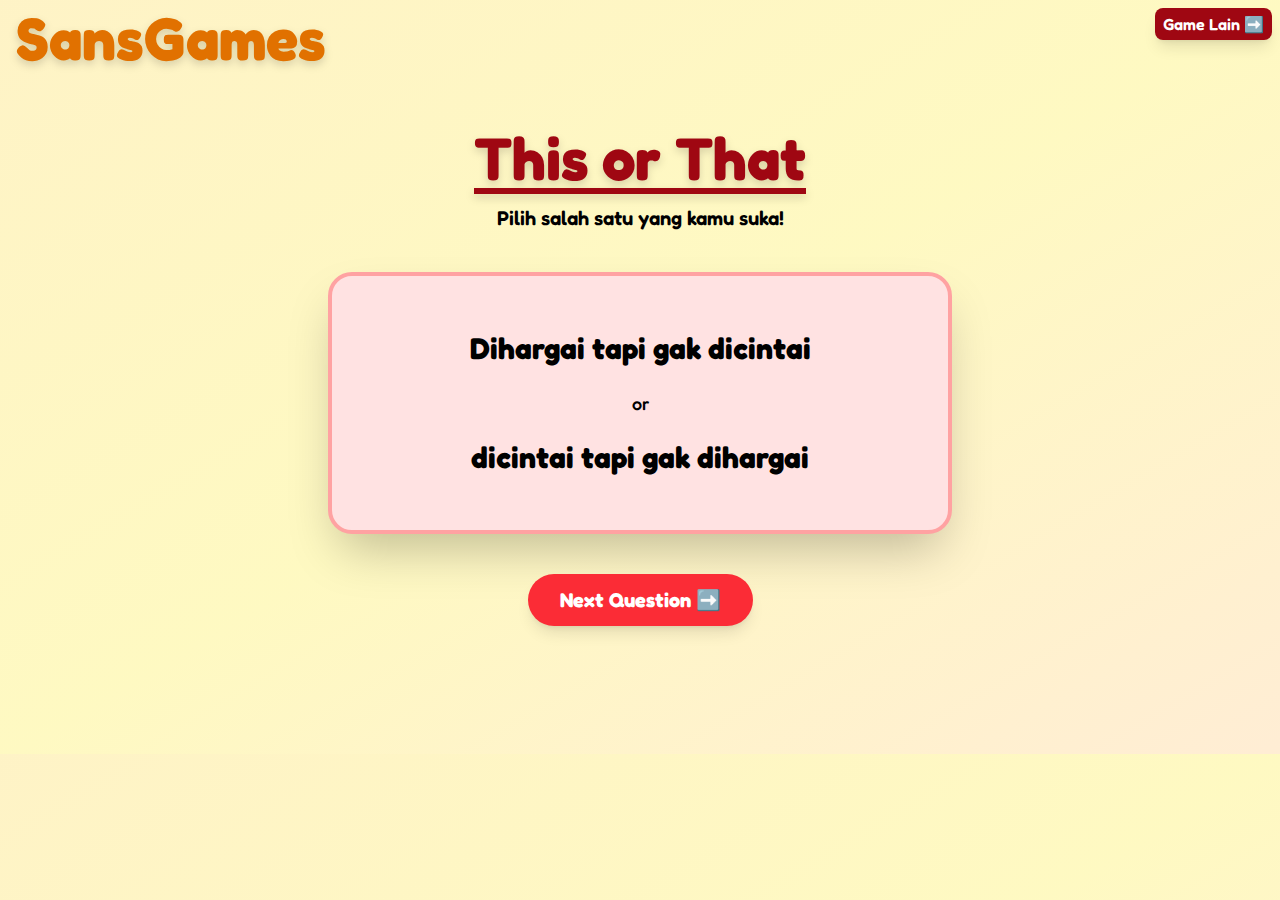
<file: tot3.html>
<!DOCTYPE html>
<html lang="en">
  <head>
    <meta charset="UTF-8" />
    <meta name="viewport" content="width=device-width, initial-scale=1.0" />
    <title>This or That</title>
    <!-- Google tag (gtag.js) -->
    <script async src="https://www.googletagmanager.com/gtag/js?id=G-Y283R4D1VK"></script>
    <script>
      window.dataLayer = window.dataLayer || [];
      function gtag() {
        dataLayer.push(arguments);
      }
      gtag("js", new Date());

      gtag("config", "G-Y283R4D1VK");
    </script>
    <link href="./output.css" rel="stylesheet" />
    <link rel="preconnect" href="https://fonts.googleapis.com" />
    <link rel="preconnect" href="https://fonts.gstatic.com" crossorigin />
    <link
      href="https://fonts.googleapis.com/css2?family=Comic+Relief:wght@400;700&family=Fredoka:wght@300..700&display=swap"
      rel="stylesheet" />
    <style>
      body {
        font-family: "Fredoka", sans-serif;
      }
    </style>
  </head>
  <body
    class="relative bg-gradient-to-br from-amber-100 via-yellow-100 to-orange-100 py-32 flex flex-col justify-center items-center px-4">
    <!-- Judul -->
    <a
      href="levellTot.html"
      class="back absolute right-2 top-2 px-2 rounded-lg flex mx-auto bg-red-800 hover:bg-yellow-600 transition-colors text-white font-semibold text-base py-1 shadow-lg hover:shadow-xl active:scale-95">
      Game Lain ➡️
    </a>
    <a
      href="index.html"
      class="text-4xl md:text-6xl font-extrabold drop-shadow-lg text-amber-600 absolute left-4 top-2">
      SansGames
    </a>
    <header class="mb-10 text-center">
      <h1
        class="text-5xl md:text-6xl font-extrabold underline underline-offset-8 drop-shadow-lg text-red-800 animate-pulse">
        This or That
      </h1>
      <p class="mt-4 text-xl font-semibold">Pilih salah satu yang kamu suka!</p>
    </header>

    <!-- Kartu pertanyaan -->
    <main class="w-full sm:w-4/5 md:w-2/3 lg:w-1/2">
      <div
        class="bg-red-100 p-8 min-h-[12rem] border-4 border-red-300 flex flex-col items-center justify-center rounded-3xl text-center font-medium text-responsive-xl leading-relaxed shadow-2xl transition-all duration-500 ease-in-out opacity-100">
        <h1 id="option1tot3" class="font-bold py-4">Mie Goreng</h1>
        <span class="text-lg font-medium">or</span>
        <h1 id="option2tot3" class="font-bold py-4">Mie Rebus</h1>
      </div>

      <!-- Tombol -->
      <button
        id="nextBtn"
        class="flex mx-auto mt-10 bg-red-500 hover:bg-red-600 transition-colors text-white rounded-full font-bold text-xl px-8 py-3 shadow-lg hover:shadow-xl active:scale-95">
        Next Question ➡️
      </button>
    </main>

    <!-- Script -->
    <script type="module" src="main.js"></script>
  </body>
</html>
</file>
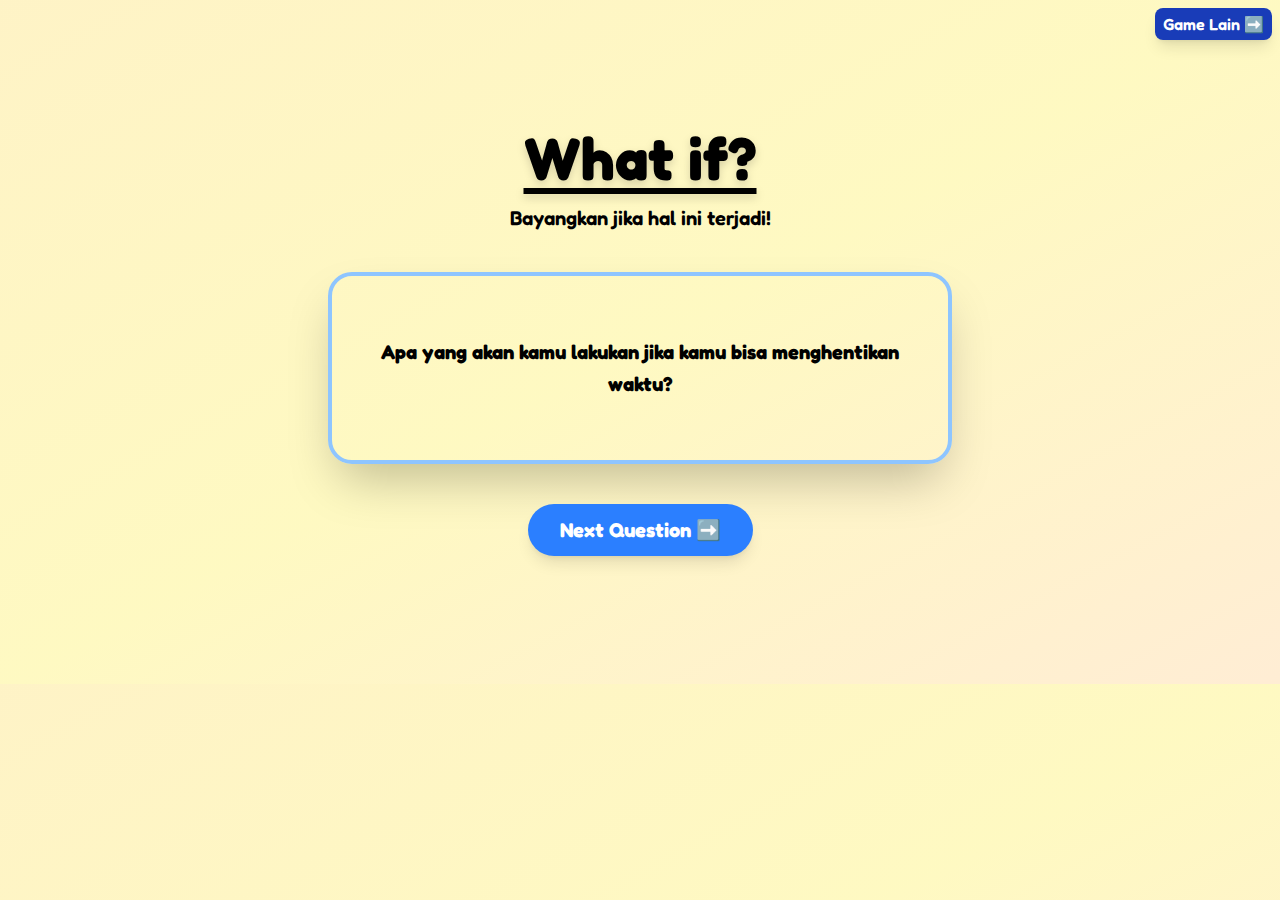
<file: whatif.html>
<!DOCTYPE html>
<html lang="en">
  <head>
    <meta charset="UTF-8" />
    <meta name="viewport" content="width=device-width, initial-scale=1.0" />
    <title>What if?</title>
    <link href="./output.css" rel="stylesheet" />
    <link rel="preconnect" href="https://fonts.googleapis.com" />
    <link rel="preconnect" href="https://fonts.gstatic.com" crossorigin />
    <link
      href="https://fonts.googleapis.com/css2?family=Comic+Relief:wght@400;700&family=Fredoka:wght@300..700&display=swap"
      rel="stylesheet" />
    <style>
      body {
        font-family: "Fredoka", sans-serif;
      }
    </style>
  </head>
  <body
    class="relative bg-gradient-to-br from-amber-100 via-yellow-100 to-orange-100 py-32 flex flex-col justify-center items-center px-4">
    <!-- Judul -->
    <a
      href="index.html"
      class="back absolute right-2 top-2 px-2 rounded-lg flex mx-auto bg-blue-800 hover:bg-blue-600 transition-colors text-white font-semibold text-base py-1 shadow-lg hover:shadow-xl active:scale-95">
      Game Lain ➡️
    </a>
    <header class="mb-10 text-center">
      <h1
        class="text-5xl md:text-6xl font-extrabold underline underline-offset-8 drop-shadow-lg text-blue-400 animate-pulse">
        What if?
      </h1>
      <p class="mt-4 text-xl font-semibold">Bayangkan jika hal ini terjadi!</p>
    </header>

    <!-- Kartu pertanyaan -->
    <main class="w-full sm:w-4/5 md:w-2/3 lg:w-1/2">
      <div
        class="bg-white p-8 min-h-[12rem] border-4 border-blue-300 flex flex-col items-center justify-center rounded-3xl text-center font-medium text-xl sm:text-2xl lg:text-3xl leading-relaxed shadow-2xl transition-all duration-500 ease-in-out opacity-100">
        <h1 id="question" class="font-bold">Apa yang akan kamu lakukan jika kamu bisa menghentikan waktu?</h1>
      </div>

      <!-- Tombol -->
      <button
        id="nextBtn"
        class="flex mx-auto mt-10 bg-blue-500 hover:bg-blue-600 transition-colors text-white rounded-full font-bold text-xl px-8 py-3 shadow-lg hover:shadow-xl active:scale-95">
        Next Question ➡️
      </button>
    </main>

    <!-- Script -->
    <script src="main.js"></script>
  </body>
</html>
</file>
<file: output.css>
/*! tailwindcss v4.1.11 | MIT License | https://tailwindcss.com */
@layer properties;
@layer theme, base, components, utilities;
@layer theme {
  :root, :host {
    --font-sans: ui-sans-serif, system-ui, sans-serif, "Apple Color Emoji",
      "Segoe UI Emoji", "Segoe UI Symbol", "Noto Color Emoji";
    --font-mono: ui-monospace, SFMono-Regular, Menlo, Monaco, Consolas, "Liberation Mono",
      "Courier New", monospace;
    --color-red-100: oklch(93.6% 0.032 17.717);
    --color-red-300: oklch(80.8% 0.114 19.571);
    --color-red-400: oklch(70.4% 0.191 22.216);
    --color-red-500: oklch(63.7% 0.237 25.331);
    --color-red-600: oklch(57.7% 0.245 27.325);
    --color-red-800: oklch(44.4% 0.177 26.899);
    --color-orange-100: oklch(95.4% 0.038 75.164);
    --color-amber-50: oklch(98.7% 0.022 95.277);
    --color-amber-100: oklch(96.2% 0.059 95.617);
    --color-amber-200: oklch(92.4% 0.12 95.746);
    --color-amber-300: oklch(87.9% 0.169 91.605);
    --color-amber-400: oklch(82.8% 0.189 84.429);
    --color-amber-500: oklch(76.9% 0.188 70.08);
    --color-amber-600: oklch(66.6% 0.179 58.318);
    --color-amber-800: oklch(47.3% 0.137 46.201);
    --color-yellow-100: oklch(97.3% 0.071 103.193);
    --color-yellow-300: oklch(90.5% 0.182 98.111);
    --color-yellow-400: oklch(85.2% 0.199 91.936);
    --color-yellow-500: oklch(79.5% 0.184 86.047);
    --color-yellow-600: oklch(68.1% 0.162 75.834);
    --color-yellow-800: oklch(47.6% 0.114 61.907);
    --color-green-100: oklch(96.2% 0.044 156.743);
    --color-green-300: oklch(87.1% 0.15 154.449);
    --color-green-400: oklch(79.2% 0.209 151.711);
    --color-green-500: oklch(72.3% 0.219 149.579);
    --color-green-600: oklch(62.7% 0.194 149.214);
    --color-green-800: oklch(44.8% 0.119 151.328);
    --color-teal-400: oklch(77.7% 0.152 181.912);
    --color-teal-600: oklch(60% 0.118 184.704);
    --color-teal-800: oklch(43.7% 0.078 188.216);
    --color-sky-100: oklch(95.1% 0.026 236.824);
    --color-sky-400: oklch(74.6% 0.16 232.661);
    --color-sky-600: oklch(58.8% 0.158 241.966);
    --color-sky-800: oklch(44.3% 0.11 240.79);
    --color-sky-900: oklch(39.1% 0.09 240.876);
    --color-blue-100: oklch(93.2% 0.032 255.585);
    --color-blue-300: oklch(80.9% 0.105 251.813);
    --color-blue-500: oklch(62.3% 0.214 259.815);
    --color-blue-600: oklch(54.6% 0.245 262.881);
    --color-blue-800: oklch(42.4% 0.199 265.638);
    --color-indigo-100: oklch(93% 0.034 272.788);
    --color-indigo-300: oklch(78.5% 0.115 274.713);
    --color-indigo-400: oklch(67.3% 0.182 276.935);
    --color-indigo-600: oklch(51.1% 0.262 276.966);
    --color-indigo-800: oklch(39.8% 0.195 277.366);
    --color-purple-100: oklch(94.6% 0.033 307.174);
    --color-purple-300: oklch(82.7% 0.119 306.383);
    --color-purple-500: oklch(62.7% 0.265 303.9);
    --color-purple-600: oklch(55.8% 0.288 302.321);
    --color-purple-800: oklch(43.8% 0.218 303.724);
    --color-fuchsia-100: oklch(95.2% 0.037 318.852);
    --color-fuchsia-400: oklch(74% 0.238 322.16);
    --color-fuchsia-600: oklch(59.1% 0.293 322.896);
    --color-fuchsia-800: oklch(45.2% 0.211 324.591);
    --color-fuchsia-900: oklch(40.1% 0.17 325.612);
    --color-pink-100: oklch(94.8% 0.028 342.258);
    --color-pink-300: oklch(82.3% 0.12 346.018);
    --color-pink-500: oklch(65.6% 0.241 354.308);
    --color-pink-600: oklch(59.2% 0.249 0.584);
    --color-pink-800: oklch(45.9% 0.187 3.815);
    --color-slate-100: oklch(96.8% 0.007 247.896);
    --color-slate-400: oklch(70.4% 0.04 256.788);
    --color-slate-600: oklch(44.6% 0.043 257.281);
    --color-slate-800: oklch(27.9% 0.041 260.031);
    --color-slate-900: oklch(20.8% 0.042 265.755);
    --color-gray-300: oklch(87.2% 0.01 258.338);
    --color-gray-700: oklch(37.3% 0.034 259.733);
    --color-gray-800: oklch(27.8% 0.033 256.848);
    --color-white: #fff;
    --spacing: 0.25rem;
    --container-xs: 20rem;
    --container-md: 28rem;
    --container-xl: 36rem;
    --container-4xl: 56rem;
    --text-xs: 0.75rem;
    --text-xs--line-height: calc(1 / 0.75);
    --text-sm: 0.875rem;
    --text-sm--line-height: calc(1.25 / 0.875);
    --text-base: 1rem;
    --text-base--line-height: calc(1.5 / 1);
    --text-lg: 1.125rem;
    --text-lg--line-height: calc(1.75 / 1.125);
    --text-xl: 1.25rem;
    --text-xl--line-height: calc(1.75 / 1.25);
    --text-2xl: 1.5rem;
    --text-2xl--line-height: calc(2 / 1.5);
    --text-3xl: 1.875rem;
    --text-3xl--line-height: calc(2.25 / 1.875);
    --text-4xl: 2.25rem;
    --text-4xl--line-height: calc(2.5 / 2.25);
    --text-5xl: 3rem;
    --text-5xl--line-height: 1;
    --text-6xl: 3.75rem;
    --text-6xl--line-height: 1;
    --text-8xl: 6rem;
    --text-8xl--line-height: 1;
    --font-weight-medium: 500;
    --font-weight-semibold: 600;
    --font-weight-bold: 700;
    --font-weight-extrabold: 800;
    --leading-relaxed: 1.625;
    --radius-lg: 0.5rem;
    --radius-xl: 0.75rem;
    --radius-2xl: 1rem;
    --radius-3xl: 1.5rem;
    --drop-shadow-sm: 0 1px 2px rgb(0 0 0 / 0.15);
    --drop-shadow-lg: 0 4px 4px rgb(0 0 0 / 0.15);
    --ease-in-out: cubic-bezier(0.4, 0, 0.2, 1);
    --animate-pulse: pulse 2s cubic-bezier(0.4, 0, 0.6, 1) infinite;
    --default-transition-duration: 150ms;
    --default-transition-timing-function: cubic-bezier(0.4, 0, 0.2, 1);
    --default-font-family: var(--font-sans);
    --default-mono-font-family: var(--font-mono);
  }
}
@layer base {
  *, ::after, ::before, ::backdrop, ::file-selector-button {
    box-sizing: border-box;
    margin: 0;
    padding: 0;
    border: 0 solid;
  }
  html, :host {
    line-height: 1.5;
    -webkit-text-size-adjust: 100%;
    tab-size: 4;
    font-family: var(--default-font-family, ui-sans-serif, system-ui, sans-serif, "Apple Color Emoji", "Segoe UI Emoji", "Segoe UI Symbol", "Noto Color Emoji");
    font-feature-settings: var(--default-font-feature-settings, normal);
    font-variation-settings: var(--default-font-variation-settings, normal);
    -webkit-tap-highlight-color: transparent;
  }
  hr {
    height: 0;
    color: inherit;
    border-top-width: 1px;
  }
  abbr:where([title]) {
    -webkit-text-decoration: underline dotted;
    text-decoration: underline dotted;
  }
  h1, h2, h3, h4, h5, h6 {
    font-size: inherit;
    font-weight: inherit;
  }
  a {
    color: inherit;
    -webkit-text-decoration: inherit;
    text-decoration: inherit;
  }
  b, strong {
    font-weight: bolder;
  }
  code, kbd, samp, pre {
    font-family: var(--default-mono-font-family, ui-monospace, SFMono-Regular, Menlo, Monaco, Consolas, "Liberation Mono", "Courier New", monospace);
    font-feature-settings: var(--default-mono-font-feature-settings, normal);
    font-variation-settings: var(--default-mono-font-variation-settings, normal);
    font-size: 1em;
  }
  small {
    font-size: 80%;
  }
  sub, sup {
    font-size: 75%;
    line-height: 0;
    position: relative;
    vertical-align: baseline;
  }
  sub {
    bottom: -0.25em;
  }
  sup {
    top: -0.5em;
  }
  table {
    text-indent: 0;
    border-color: inherit;
    border-collapse: collapse;
  }
  :-moz-focusring {
    outline: auto;
  }
  progress {
    vertical-align: baseline;
  }
  summary {
    display: list-item;
  }
  ol, ul, menu {
    list-style: none;
  }
  img, svg, video, canvas, audio, iframe, embed, object {
    display: block;
    vertical-align: middle;
  }
  img, video {
    max-width: 100%;
    height: auto;
  }
  button, input, select, optgroup, textarea, ::file-selector-button {
    font: inherit;
    font-feature-settings: inherit;
    font-variation-settings: inherit;
    letter-spacing: inherit;
    color: inherit;
    border-radius: 0;
    background-color: transparent;
    opacity: 1;
  }
  :where(select:is([multiple], [size])) optgroup {
    font-weight: bolder;
  }
  :where(select:is([multiple], [size])) optgroup option {
    padding-inline-start: 20px;
  }
  ::file-selector-button {
    margin-inline-end: 4px;
  }
  ::placeholder {
    opacity: 1;
  }
  @supports (not (-webkit-appearance: -apple-pay-button))  or (contain-intrinsic-size: 1px) {
    ::placeholder {
      color: currentcolor;
      @supports (color: color-mix(in lab, red, red)) {
        color: color-mix(in oklab, currentcolor 50%, transparent);
      }
    }
  }
  textarea {
    resize: vertical;
  }
  ::-webkit-search-decoration {
    -webkit-appearance: none;
  }
  ::-webkit-date-and-time-value {
    min-height: 1lh;
    text-align: inherit;
  }
  ::-webkit-datetime-edit {
    display: inline-flex;
  }
  ::-webkit-datetime-edit-fields-wrapper {
    padding: 0;
  }
  ::-webkit-datetime-edit, ::-webkit-datetime-edit-year-field, ::-webkit-datetime-edit-month-field, ::-webkit-datetime-edit-day-field, ::-webkit-datetime-edit-hour-field, ::-webkit-datetime-edit-minute-field, ::-webkit-datetime-edit-second-field, ::-webkit-datetime-edit-millisecond-field, ::-webkit-datetime-edit-meridiem-field {
    padding-block: 0;
  }
  :-moz-ui-invalid {
    box-shadow: none;
  }
  button, input:where([type="button"], [type="reset"], [type="submit"]), ::file-selector-button {
    appearance: button;
  }
  ::-webkit-inner-spin-button, ::-webkit-outer-spin-button {
    height: auto;
  }
  [hidden]:where(:not([hidden="until-found"])) {
    display: none !important;
  }
}
@layer utilities {
  .absolute {
    position: absolute;
  }
  .relative {
    position: relative;
  }
  .top-2 {
    top: calc(var(--spacing) * 2);
  }
  .top-4 {
    top: calc(var(--spacing) * 4);
  }
  .right-2 {
    right: calc(var(--spacing) * 2);
  }
  .right-4 {
    right: calc(var(--spacing) * 4);
  }
  .left-4 {
    left: calc(var(--spacing) * 4);
  }
  .m-auto {
    margin: auto;
  }
  .mx-auto {
    margin-inline: auto;
  }
  .mt-4 {
    margin-top: calc(var(--spacing) * 4);
  }
  .mt-6 {
    margin-top: calc(var(--spacing) * 6);
  }
  .mt-10 {
    margin-top: calc(var(--spacing) * 10);
  }
  .mt-12 {
    margin-top: calc(var(--spacing) * 12);
  }
  .-mb-4 {
    margin-bottom: calc(var(--spacing) * -4);
  }
  .-mb-8 {
    margin-bottom: calc(var(--spacing) * -8);
  }
  .mb-2 {
    margin-bottom: calc(var(--spacing) * 2);
  }
  .mb-4 {
    margin-bottom: calc(var(--spacing) * 4);
  }
  .mb-6 {
    margin-bottom: calc(var(--spacing) * 6);
  }
  .mb-10 {
    margin-bottom: calc(var(--spacing) * 10);
  }
  .flex {
    display: flex;
  }
  .grid {
    display: grid;
  }
  .inline-block {
    display: inline-block;
  }
  .table {
    display: table;
  }
  .min-h-\[11rem\] {
    min-height: 11rem;
  }
  .min-h-\[12rem\] {
    min-height: 12rem;
  }
  .min-h-\[120px\] {
    min-height: 120px;
  }
  .min-h-screen {
    min-height: 100vh;
  }
  .w-32 {
    width: calc(var(--spacing) * 32);
  }
  .w-36 {
    width: calc(var(--spacing) * 36);
  }
  .w-40 {
    width: calc(var(--spacing) * 40);
  }
  .w-64 {
    width: calc(var(--spacing) * 64);
  }
  .w-full {
    width: 100%;
  }
  .max-w-4xl {
    max-width: var(--container-4xl);
  }
  .max-w-md {
    max-width: var(--container-md);
  }
  .max-w-xl {
    max-width: var(--container-xl);
  }
  .max-w-xs {
    max-width: var(--container-xs);
  }
  .border-collapse {
    border-collapse: collapse;
  }
  .transform {
    transform: var(--tw-rotate-x,) var(--tw-rotate-y,) var(--tw-rotate-z,) var(--tw-skew-x,) var(--tw-skew-y,);
  }
  .animate-pulse {
    animation: var(--animate-pulse);
  }
  .resize {
    resize: both;
  }
  .resize-none {
    resize: none;
  }
  .grid-cols-1 {
    grid-template-columns: repeat(1, minmax(0, 1fr));
  }
  .flex-col {
    flex-direction: column;
  }
  .flex-wrap {
    flex-wrap: wrap;
  }
  .items-center {
    align-items: center;
  }
  .justify-center {
    justify-content: center;
  }
  .gap-2 {
    gap: calc(var(--spacing) * 2);
  }
  .gap-3 {
    gap: calc(var(--spacing) * 3);
  }
  .gap-4 {
    gap: calc(var(--spacing) * 4);
  }
  .gap-6 {
    gap: calc(var(--spacing) * 6);
  }
  .space-y-4 {
    :where(& > :not(:last-child)) {
      --tw-space-y-reverse: 0;
      margin-block-start: calc(calc(var(--spacing) * 4) * var(--tw-space-y-reverse));
      margin-block-end: calc(calc(var(--spacing) * 4) * calc(1 - var(--tw-space-y-reverse)));
    }
  }
  .rounded-2xl {
    border-radius: var(--radius-2xl);
  }
  .rounded-3xl {
    border-radius: var(--radius-3xl);
  }
  .rounded-full {
    border-radius: calc(infinity * 1px);
  }
  .rounded-lg {
    border-radius: var(--radius-lg);
  }
  .rounded-xl {
    border-radius: var(--radius-xl);
  }
  .border {
    border-style: var(--tw-border-style);
    border-width: 1px;
  }
  .border-2 {
    border-style: var(--tw-border-style);
    border-width: 2px;
  }
  .border-4 {
    border-style: var(--tw-border-style);
    border-width: 4px;
  }
  .border-amber-300 {
    border-color: var(--color-amber-300);
  }
  .border-blue-300 {
    border-color: var(--color-blue-300);
  }
  .border-fuchsia-400 {
    border-color: var(--color-fuchsia-400);
  }
  .border-green-300 {
    border-color: var(--color-green-300);
  }
  .border-green-400 {
    border-color: var(--color-green-400);
  }
  .border-indigo-400 {
    border-color: var(--color-indigo-400);
  }
  .border-pink-300 {
    border-color: var(--color-pink-300);
  }
  .border-purple-300 {
    border-color: var(--color-purple-300);
  }
  .border-red-300 {
    border-color: var(--color-red-300);
  }
  .border-red-400 {
    border-color: var(--color-red-400);
  }
  .border-sky-400 {
    border-color: var(--color-sky-400);
  }
  .border-slate-400 {
    border-color: var(--color-slate-400);
  }
  .border-teal-400 {
    border-color: var(--color-teal-400);
  }
  .border-yellow-300 {
    border-color: var(--color-yellow-300);
  }
  .border-yellow-400 {
    border-color: var(--color-yellow-400);
  }
  .bg-amber-50 {
    background-color: var(--color-amber-50);
  }
  .bg-amber-200 {
    background-color: var(--color-amber-200);
  }
  .bg-amber-500 {
    background-color: var(--color-amber-500);
  }
  .bg-amber-800 {
    background-color: var(--color-amber-800);
  }
  .bg-blue-100 {
    background-color: var(--color-blue-100);
  }
  .bg-blue-500 {
    background-color: var(--color-blue-500);
  }
  .bg-blue-800 {
    background-color: var(--color-blue-800);
  }
  .bg-fuchsia-100 {
    background-color: var(--color-fuchsia-100);
  }
  .bg-fuchsia-800 {
    background-color: var(--color-fuchsia-800);
  }
  .bg-green-100 {
    background-color: var(--color-green-100);
  }
  .bg-green-500 {
    background-color: var(--color-green-500);
  }
  .bg-green-800 {
    background-color: var(--color-green-800);
  }
  .bg-indigo-100 {
    background-color: var(--color-indigo-100);
  }
  .bg-indigo-800 {
    background-color: var(--color-indigo-800);
  }
  .bg-pink-100 {
    background-color: var(--color-pink-100);
  }
  .bg-pink-500 {
    background-color: var(--color-pink-500);
  }
  .bg-pink-800 {
    background-color: var(--color-pink-800);
  }
  .bg-purple-100 {
    background-color: var(--color-purple-100);
  }
  .bg-purple-500 {
    background-color: var(--color-purple-500);
  }
  .bg-purple-800 {
    background-color: var(--color-purple-800);
  }
  .bg-red-100 {
    background-color: var(--color-red-100);
  }
  .bg-red-500 {
    background-color: var(--color-red-500);
  }
  .bg-red-800 {
    background-color: var(--color-red-800);
  }
  .bg-sky-100 {
    background-color: var(--color-sky-100);
  }
  .bg-sky-800 {
    background-color: var(--color-sky-800);
  }
  .bg-slate-100 {
    background-color: var(--color-slate-100);
  }
  .bg-slate-800 {
    background-color: var(--color-slate-800);
  }
  .bg-teal-800 {
    background-color: var(--color-teal-800);
  }
  .bg-yellow-100 {
    background-color: var(--color-yellow-100);
  }
  .bg-yellow-500 {
    background-color: var(--color-yellow-500);
  }
  .bg-yellow-800 {
    background-color: var(--color-yellow-800);
  }
  .bg-gradient-to-br {
    --tw-gradient-position: to bottom right in oklab;
    background-image: linear-gradient(var(--tw-gradient-stops));
  }
  .from-amber-100 {
    --tw-gradient-from: var(--color-amber-100);
    --tw-gradient-stops: var(--tw-gradient-via-stops, var(--tw-gradient-position), var(--tw-gradient-from) var(--tw-gradient-from-position), var(--tw-gradient-to) var(--tw-gradient-to-position));
  }
  .via-yellow-100 {
    --tw-gradient-via: var(--color-yellow-100);
    --tw-gradient-via-stops: var(--tw-gradient-position), var(--tw-gradient-from) var(--tw-gradient-from-position), var(--tw-gradient-via) var(--tw-gradient-via-position), var(--tw-gradient-to) var(--tw-gradient-to-position);
    --tw-gradient-stops: var(--tw-gradient-via-stops);
  }
  .to-orange-100 {
    --tw-gradient-to: var(--color-orange-100);
    --tw-gradient-stops: var(--tw-gradient-via-stops, var(--tw-gradient-position), var(--tw-gradient-from) var(--tw-gradient-from-position), var(--tw-gradient-to) var(--tw-gradient-to-position));
  }
  .p-2 {
    padding: calc(var(--spacing) * 2);
  }
  .p-3 {
    padding: calc(var(--spacing) * 3);
  }
  .p-4 {
    padding: calc(var(--spacing) * 4);
  }
  .p-6 {
    padding: calc(var(--spacing) * 6);
  }
  .p-8 {
    padding: calc(var(--spacing) * 8);
  }
  .px-2 {
    padding-inline: calc(var(--spacing) * 2);
  }
  .px-4 {
    padding-inline: calc(var(--spacing) * 4);
  }
  .px-6 {
    padding-inline: calc(var(--spacing) * 6);
  }
  .px-8 {
    padding-inline: calc(var(--spacing) * 8);
  }
  .py-1 {
    padding-block: calc(var(--spacing) * 1);
  }
  .py-2 {
    padding-block: calc(var(--spacing) * 2);
  }
  .py-3 {
    padding-block: calc(var(--spacing) * 3);
  }
  .py-4 {
    padding-block: calc(var(--spacing) * 4);
  }
  .py-10 {
    padding-block: calc(var(--spacing) * 10);
  }
  .py-32 {
    padding-block: calc(var(--spacing) * 32);
  }
  .text-center {
    text-align: center;
  }
  .text-2xl {
    font-size: var(--text-2xl);
    line-height: var(--tw-leading, var(--text-2xl--line-height));
  }
  .text-4xl {
    font-size: var(--text-4xl);
    line-height: var(--tw-leading, var(--text-4xl--line-height));
  }
  .text-5xl {
    font-size: var(--text-5xl);
    line-height: var(--tw-leading, var(--text-5xl--line-height));
  }
  .text-base {
    font-size: var(--text-base);
    line-height: var(--tw-leading, var(--text-base--line-height));
  }
  .text-lg {
    font-size: var(--text-lg);
    line-height: var(--tw-leading, var(--text-lg--line-height));
  }
  .text-sm {
    font-size: var(--text-sm);
    line-height: var(--tw-leading, var(--text-sm--line-height));
  }
  .text-xl {
    font-size: var(--text-xl);
    line-height: var(--tw-leading, var(--text-xl--line-height));
  }
  .leading-relaxed {
    --tw-leading: var(--leading-relaxed);
    line-height: var(--leading-relaxed);
  }
  .font-bold {
    --tw-font-weight: var(--font-weight-bold);
    font-weight: var(--font-weight-bold);
  }
  .font-extrabold {
    --tw-font-weight: var(--font-weight-extrabold);
    font-weight: var(--font-weight-extrabold);
  }
  .font-medium {
    --tw-font-weight: var(--font-weight-medium);
    font-weight: var(--font-weight-medium);
  }
  .font-semibold {
    --tw-font-weight: var(--font-weight-semibold);
    font-weight: var(--font-weight-semibold);
  }
  .text-amber-500 {
    color: var(--color-amber-500);
  }
  .text-amber-600 {
    color: var(--color-amber-600);
  }
  .text-blue-800 {
    color: var(--color-blue-800);
  }
  .text-fuchsia-900 {
    color: var(--color-fuchsia-900);
  }
  .text-gray-700 {
    color: var(--color-gray-700);
  }
  .text-gray-800 {
    color: var(--color-gray-800);
  }
  .text-green-600 {
    color: var(--color-green-600);
  }
  .text-green-800 {
    color: var(--color-green-800);
  }
  .text-indigo-800 {
    color: var(--color-indigo-800);
  }
  .text-pink-800 {
    color: var(--color-pink-800);
  }
  .text-purple-800 {
    color: var(--color-purple-800);
  }
  .text-red-600 {
    color: var(--color-red-600);
  }
  .text-red-800 {
    color: var(--color-red-800);
  }
  .text-sky-900 {
    color: var(--color-sky-900);
  }
  .text-slate-800 {
    color: var(--color-slate-800);
  }
  .text-slate-900 {
    color: var(--color-slate-900);
  }
  .text-teal-800 {
    color: var(--color-teal-800);
  }
  .text-white {
    color: var(--color-white);
  }
  .text-yellow-600 {
    color: var(--color-yellow-600);
  }
  .text-yellow-800 {
    color: var(--color-yellow-800);
  }
  .underline {
    text-decoration-line: underline;
  }
  .underline-offset-8 {
    text-underline-offset: 8px;
  }
  .opacity-100 {
    opacity: 100%;
  }
  .shadow-2xl {
    --tw-shadow: 0 25px 50px -12px var(--tw-shadow-color, rgb(0 0 0 / 0.25));
    box-shadow: var(--tw-inset-shadow), var(--tw-inset-ring-shadow), var(--tw-ring-offset-shadow), var(--tw-ring-shadow), var(--tw-shadow);
  }
  .shadow-lg {
    --tw-shadow: 0 10px 15px -3px var(--tw-shadow-color, rgb(0 0 0 / 0.1)), 0 4px 6px -4px var(--tw-shadow-color, rgb(0 0 0 / 0.1));
    box-shadow: var(--tw-inset-shadow), var(--tw-inset-ring-shadow), var(--tw-ring-offset-shadow), var(--tw-ring-shadow), var(--tw-shadow);
  }
  .shadow-md {
    --tw-shadow: 0 4px 6px -1px var(--tw-shadow-color, rgb(0 0 0 / 0.1)), 0 2px 4px -2px var(--tw-shadow-color, rgb(0 0 0 / 0.1));
    box-shadow: var(--tw-inset-shadow), var(--tw-inset-ring-shadow), var(--tw-ring-offset-shadow), var(--tw-ring-shadow), var(--tw-shadow);
  }
  .shadow-xl {
    --tw-shadow: 0 20px 25px -5px var(--tw-shadow-color, rgb(0 0 0 / 0.1)), 0 8px 10px -6px var(--tw-shadow-color, rgb(0 0 0 / 0.1));
    box-shadow: var(--tw-inset-shadow), var(--tw-inset-ring-shadow), var(--tw-ring-offset-shadow), var(--tw-ring-shadow), var(--tw-shadow);
  }
  .outline {
    outline-style: var(--tw-outline-style);
    outline-width: 1px;
  }
  .drop-shadow-lg {
    --tw-drop-shadow-size: drop-shadow(0 4px 4px var(--tw-drop-shadow-color, rgb(0 0 0 / 0.15)));
    --tw-drop-shadow: drop-shadow(var(--drop-shadow-lg));
    filter: var(--tw-blur,) var(--tw-brightness,) var(--tw-contrast,) var(--tw-grayscale,) var(--tw-hue-rotate,) var(--tw-invert,) var(--tw-saturate,) var(--tw-sepia,) var(--tw-drop-shadow,);
  }
  .drop-shadow-sm {
    --tw-drop-shadow-size: drop-shadow(0 1px 2px var(--tw-drop-shadow-color, rgb(0 0 0 / 0.15)));
    --tw-drop-shadow: drop-shadow(var(--drop-shadow-sm));
    filter: var(--tw-blur,) var(--tw-brightness,) var(--tw-contrast,) var(--tw-grayscale,) var(--tw-hue-rotate,) var(--tw-invert,) var(--tw-saturate,) var(--tw-sepia,) var(--tw-drop-shadow,);
  }
  .grayscale {
    --tw-grayscale: grayscale(100%);
    filter: var(--tw-blur,) var(--tw-brightness,) var(--tw-contrast,) var(--tw-grayscale,) var(--tw-hue-rotate,) var(--tw-invert,) var(--tw-saturate,) var(--tw-sepia,) var(--tw-drop-shadow,);
  }
  .filter {
    filter: var(--tw-blur,) var(--tw-brightness,) var(--tw-contrast,) var(--tw-grayscale,) var(--tw-hue-rotate,) var(--tw-invert,) var(--tw-saturate,) var(--tw-sepia,) var(--tw-drop-shadow,);
  }
  .transition-all {
    transition-property: all;
    transition-timing-function: var(--tw-ease, var(--default-transition-timing-function));
    transition-duration: var(--tw-duration, var(--default-transition-duration));
  }
  .transition-colors {
    transition-property: color, background-color, border-color, outline-color, text-decoration-color, fill, stroke, --tw-gradient-from, --tw-gradient-via, --tw-gradient-to;
    transition-timing-function: var(--tw-ease, var(--default-transition-timing-function));
    transition-duration: var(--tw-duration, var(--default-transition-duration));
  }
  .transition-transform {
    transition-property: transform, translate, scale, rotate;
    transition-timing-function: var(--tw-ease, var(--default-transition-timing-function));
    transition-duration: var(--tw-duration, var(--default-transition-duration));
  }
  .duration-500 {
    --tw-duration: 500ms;
    transition-duration: 500ms;
  }
  .ease-in-out {
    --tw-ease: var(--ease-in-out);
    transition-timing-function: var(--ease-in-out);
  }
  .hover\:scale-105 {
    &:hover {
      @media (hover: hover) {
        --tw-scale-x: 105%;
        --tw-scale-y: 105%;
        --tw-scale-z: 105%;
        scale: var(--tw-scale-x) var(--tw-scale-y);
      }
    }
  }
  .hover\:scale-110 {
    &:hover {
      @media (hover: hover) {
        --tw-scale-x: 110%;
        --tw-scale-y: 110%;
        --tw-scale-z: 110%;
        scale: var(--tw-scale-x) var(--tw-scale-y);
      }
    }
  }
  .hover\:scale-125 {
    &:hover {
      @media (hover: hover) {
        --tw-scale-x: 125%;
        --tw-scale-y: 125%;
        --tw-scale-z: 125%;
        scale: var(--tw-scale-x) var(--tw-scale-y);
      }
    }
  }
  .hover\:bg-amber-600 {
    &:hover {
      @media (hover: hover) {
        background-color: var(--color-amber-600);
      }
    }
  }
  .hover\:bg-blue-600 {
    &:hover {
      @media (hover: hover) {
        background-color: var(--color-blue-600);
      }
    }
  }
  .hover\:bg-fuchsia-600 {
    &:hover {
      @media (hover: hover) {
        background-color: var(--color-fuchsia-600);
      }
    }
  }
  .hover\:bg-green-600 {
    &:hover {
      @media (hover: hover) {
        background-color: var(--color-green-600);
      }
    }
  }
  .hover\:bg-indigo-600 {
    &:hover {
      @media (hover: hover) {
        background-color: var(--color-indigo-600);
      }
    }
  }
  .hover\:bg-pink-600 {
    &:hover {
      @media (hover: hover) {
        background-color: var(--color-pink-600);
      }
    }
  }
  .hover\:bg-purple-600 {
    &:hover {
      @media (hover: hover) {
        background-color: var(--color-purple-600);
      }
    }
  }
  .hover\:bg-red-600 {
    &:hover {
      @media (hover: hover) {
        background-color: var(--color-red-600);
      }
    }
  }
  .hover\:bg-sky-600 {
    &:hover {
      @media (hover: hover) {
        background-color: var(--color-sky-600);
      }
    }
  }
  .hover\:bg-slate-600 {
    &:hover {
      @media (hover: hover) {
        background-color: var(--color-slate-600);
      }
    }
  }
  .hover\:bg-teal-600 {
    &:hover {
      @media (hover: hover) {
        background-color: var(--color-teal-600);
      }
    }
  }
  .hover\:bg-yellow-600 {
    &:hover {
      @media (hover: hover) {
        background-color: var(--color-yellow-600);
      }
    }
  }
  .hover\:shadow-lg {
    &:hover {
      @media (hover: hover) {
        --tw-shadow: 0 10px 15px -3px var(--tw-shadow-color, rgb(0 0 0 / 0.1)), 0 4px 6px -4px var(--tw-shadow-color, rgb(0 0 0 / 0.1));
        box-shadow: var(--tw-inset-shadow), var(--tw-inset-ring-shadow), var(--tw-ring-offset-shadow), var(--tw-ring-shadow), var(--tw-shadow);
      }
    }
  }
  .hover\:shadow-xl {
    &:hover {
      @media (hover: hover) {
        --tw-shadow: 0 20px 25px -5px var(--tw-shadow-color, rgb(0 0 0 / 0.1)), 0 8px 10px -6px var(--tw-shadow-color, rgb(0 0 0 / 0.1));
        box-shadow: var(--tw-inset-shadow), var(--tw-inset-ring-shadow), var(--tw-ring-offset-shadow), var(--tw-ring-shadow), var(--tw-shadow);
      }
    }
  }
  .focus\:ring-2 {
    &:focus {
      --tw-ring-shadow: var(--tw-ring-inset,) 0 0 0 calc(2px + var(--tw-ring-offset-width)) var(--tw-ring-color, currentcolor);
      box-shadow: var(--tw-inset-shadow), var(--tw-inset-ring-shadow), var(--tw-ring-offset-shadow), var(--tw-ring-shadow), var(--tw-shadow);
    }
  }
  .focus\:ring-amber-400 {
    &:focus {
      --tw-ring-color: var(--color-amber-400);
    }
  }
  .focus\:outline-none {
    &:focus {
      --tw-outline-style: none;
      outline-style: none;
    }
  }
  .active\:scale-95 {
    &:active {
      --tw-scale-x: 95%;
      --tw-scale-y: 95%;
      --tw-scale-z: 95%;
      scale: var(--tw-scale-x) var(--tw-scale-y);
    }
  }
  .sm\:w-4\/5 {
    @media (width >= 40rem) {
      width: calc(4/5 * 100%);
    }
  }
  .sm\:w-64 {
    @media (width >= 40rem) {
      width: calc(var(--spacing) * 64);
    }
  }
  .sm\:grid-cols-2 {
    @media (width >= 40rem) {
      grid-template-columns: repeat(2, minmax(0, 1fr));
    }
  }
  .sm\:gap-6 {
    @media (width >= 40rem) {
      gap: calc(var(--spacing) * 6);
    }
  }
  .sm\:gap-10 {
    @media (width >= 40rem) {
      gap: calc(var(--spacing) * 10);
    }
  }
  .sm\:text-3xl {
    @media (width >= 40rem) {
      font-size: var(--text-3xl);
      line-height: var(--tw-leading, var(--text-3xl--line-height));
    }
  }
  .sm\:text-lg {
    @media (width >= 40rem) {
      font-size: var(--text-lg);
      line-height: var(--tw-leading, var(--text-lg--line-height));
    }
  }
  .md\:w-2\/3 {
    @media (width >= 48rem) {
      width: calc(2/3 * 100%);
    }
  }
  .md\:w-4\/5 {
    @media (width >= 48rem) {
      width: calc(4/5 * 100%);
    }
  }
  .md\:grid-cols-3 {
    @media (width >= 48rem) {
      grid-template-columns: repeat(3, minmax(0, 1fr));
    }
  }
  .md\:text-6xl {
    @media (width >= 48rem) {
      font-size: var(--text-6xl);
      line-height: var(--tw-leading, var(--text-6xl--line-height));
    }
  }
  .md\:text-8xl {
    @media (width >= 48rem) {
      font-size: var(--text-8xl);
      line-height: var(--tw-leading, var(--text-8xl--line-height));
    }
  }
  .lg\:w-1\/2 {
    @media (width >= 64rem) {
      width: calc(1/2 * 100%);
    }
  }
  .lg\:text-8xl {
    @media (width >= 64rem) {
      font-size: var(--text-8xl);
      line-height: var(--tw-leading, var(--text-8xl--line-height));
    }
  }
  .xl\:w-2\/3 {
    @media (width >= 80rem) {
      width: calc(2/3 * 100%);
    }
  }
}
@layer components {
  .card-custom {
    margin: auto;
    display: flex;
    height: calc(var(--spacing) * 48);
    width: calc(var(--spacing) * 36);
    flex-direction: column;
    align-items: center;
    border-radius: var(--radius-2xl);
    border-style: var(--tw-border-style);
    border-width: 2px;
    background-color: var(--color-blue-100);
    padding: calc(var(--spacing) * 4);
    font-size: var(--text-sm);
    line-height: var(--tw-leading, var(--text-sm--line-height));
    --tw-shadow: 0 25px 50px -12px var(--tw-shadow-color, rgb(0 0 0 / 0.25));
    box-shadow: var(--tw-inset-shadow), var(--tw-inset-ring-shadow), var(--tw-ring-offset-shadow), var(--tw-ring-shadow), var(--tw-shadow);
  }
  .text-responsive-xl {
    font-size: var(--text-xl);
    line-height: var(--tw-leading, var(--text-xl--line-height));
    @media (width >= 40rem) {
      font-size: var(--text-2xl);
      line-height: var(--tw-leading, var(--text-2xl--line-height));
    }
    @media (width >= 64rem) {
      font-size: var(--text-3xl);
      line-height: var(--tw-leading, var(--text-3xl--line-height));
    }
  }
  .text-responsive-lg {
    font-size: var(--text-lg);
    line-height: var(--tw-leading, var(--text-lg--line-height));
    @media (width >= 40rem) {
      font-size: var(--text-xl);
      line-height: var(--tw-leading, var(--text-xl--line-height));
    }
    @media (width >= 64rem) {
      font-size: var(--text-2xl);
      line-height: var(--tw-leading, var(--text-2xl--line-height));
    }
  }
  .text-responsive-xs {
    font-size: var(--text-xs);
    line-height: var(--tw-leading, var(--text-xs--line-height));
    @media (width >= 40rem) {
      font-size: var(--text-sm);
      line-height: var(--tw-leading, var(--text-sm--line-height));
    }
    @media (width >= 64rem) {
      font-size: var(--text-base);
      line-height: var(--tw-leading, var(--text-base--line-height));
    }
  }
}
body {
  font-family: "Fredoka", sans-serif;
}
@media (min-width: 30rem) and (max-width: 47.999rem) {
  .sm\:grid-cols-s {
    display: grid;
    grid-template-columns: repeat(3, minmax(0, 1fr));
  }
}
@property --tw-rotate-x {
  syntax: "*";
  inherits: false;
}
@property --tw-rotate-y {
  syntax: "*";
  inherits: false;
}
@property --tw-rotate-z {
  syntax: "*";
  inherits: false;
}
@property --tw-skew-x {
  syntax: "*";
  inherits: false;
}
@property --tw-skew-y {
  syntax: "*";
  inherits: false;
}
@property --tw-space-y-reverse {
  syntax: "*";
  inherits: false;
  initial-value: 0;
}
@property --tw-border-style {
  syntax: "*";
  inherits: false;
  initial-value: solid;
}
@property --tw-gradient-position {
  syntax: "*";
  inherits: false;
}
@property --tw-gradient-from {
  syntax: "<color>";
  inherits: false;
  initial-value: #0000;
}
@property --tw-gradient-via {
  syntax: "<color>";
  inherits: false;
  initial-value: #0000;
}
@property --tw-gradient-to {
  syntax: "<color>";
  inherits: false;
  initial-value: #0000;
}
@property --tw-gradient-stops {
  syntax: "*";
  inherits: false;
}
@property --tw-gradient-via-stops {
  syntax: "*";
  inherits: false;
}
@property --tw-gradient-from-position {
  syntax: "<length-percentage>";
  inherits: false;
  initial-value: 0%;
}
@property --tw-gradient-via-position {
  syntax: "<length-percentage>";
  inherits: false;
  initial-value: 50%;
}
@property --tw-gradient-to-position {
  syntax: "<length-percentage>";
  inherits: false;
  initial-value: 100%;
}
@property --tw-leading {
  syntax: "*";
  inherits: false;
}
@property --tw-font-weight {
  syntax: "*";
  inherits: false;
}
@property --tw-shadow {
  syntax: "*";
  inherits: false;
  initial-value: 0 0 #0000;
}
@property --tw-shadow-color {
  syntax: "*";
  inherits: false;
}
@property --tw-shadow-alpha {
  syntax: "<percentage>";
  inherits: false;
  initial-value: 100%;
}
@property --tw-inset-shadow {
  syntax: "*";
  inherits: false;
  initial-value: 0 0 #0000;
}
@property --tw-inset-shadow-color {
  syntax: "*";
  inherits: false;
}
@property --tw-inset-shadow-alpha {
  syntax: "<percentage>";
  inherits: false;
  initial-value: 100%;
}
@property --tw-ring-color {
  syntax: "*";
  inherits: false;
}
@property --tw-ring-shadow {
  syntax: "*";
  inherits: false;
  initial-value: 0 0 #0000;
}
@property --tw-inset-ring-color {
  syntax: "*";
  inherits: false;
}
@property --tw-inset-ring-shadow {
  syntax: "*";
  inherits: false;
  initial-value: 0 0 #0000;
}
@property --tw-ring-inset {
  syntax: "*";
  inherits: false;
}
@property --tw-ring-offset-width {
  syntax: "<length>";
  inherits: false;
  initial-value: 0px;
}
@property --tw-ring-offset-color {
  syntax: "*";
  inherits: false;
  initial-value: #fff;
}
@property --tw-ring-offset-shadow {
  syntax: "*";
  inherits: false;
  initial-value: 0 0 #0000;
}
@property --tw-outline-style {
  syntax: "*";
  inherits: false;
  initial-value: solid;
}
@property --tw-blur {
  syntax: "*";
  inherits: false;
}
@property --tw-brightness {
  syntax: "*";
  inherits: false;
}
@property --tw-contrast {
  syntax: "*";
  inherits: false;
}
@property --tw-grayscale {
  syntax: "*";
  inherits: false;
}
@property --tw-hue-rotate {
  syntax: "*";
  inherits: false;
}
@property --tw-invert {
  syntax: "*";
  inherits: false;
}
@property --tw-opacity {
  syntax: "*";
  inherits: false;
}
@property --tw-saturate {
  syntax: "*";
  inherits: false;
}
@property --tw-sepia {
  syntax: "*";
  inherits: false;
}
@property --tw-drop-shadow {
  syntax: "*";
  inherits: false;
}
@property --tw-drop-shadow-color {
  syntax: "*";
  inherits: false;
}
@property --tw-drop-shadow-alpha {
  syntax: "<percentage>";
  inherits: false;
  initial-value: 100%;
}
@property --tw-drop-shadow-size {
  syntax: "*";
  inherits: false;
}
@property --tw-duration {
  syntax: "*";
  inherits: false;
}
@property --tw-ease {
  syntax: "*";
  inherits: false;
}
@property --tw-scale-x {
  syntax: "*";
  inherits: false;
  initial-value: 1;
}
@property --tw-scale-y {
  syntax: "*";
  inherits: false;
  initial-value: 1;
}
@property --tw-scale-z {
  syntax: "*";
  inherits: false;
  initial-value: 1;
}
@keyframes pulse {
  50% {
    opacity: 0.5;
  }
}
@layer properties {
  @supports ((-webkit-hyphens: none) and (not (margin-trim: inline))) or ((-moz-orient: inline) and (not (color:rgb(from red r g b)))) {
    *, ::before, ::after, ::backdrop {
      --tw-rotate-x: initial;
      --tw-rotate-y: initial;
      --tw-rotate-z: initial;
      --tw-skew-x: initial;
      --tw-skew-y: initial;
      --tw-space-y-reverse: 0;
      --tw-border-style: solid;
      --tw-gradient-position: initial;
      --tw-gradient-from: #0000;
      --tw-gradient-via: #0000;
      --tw-gradient-to: #0000;
      --tw-gradient-stops: initial;
      --tw-gradient-via-stops: initial;
      --tw-gradient-from-position: 0%;
      --tw-gradient-via-position: 50%;
      --tw-gradient-to-position: 100%;
      --tw-leading: initial;
      --tw-font-weight: initial;
      --tw-shadow: 0 0 #0000;
      --tw-shadow-color: initial;
      --tw-shadow-alpha: 100%;
      --tw-inset-shadow: 0 0 #0000;
      --tw-inset-shadow-color: initial;
      --tw-inset-shadow-alpha: 100%;
      --tw-ring-color: initial;
      --tw-ring-shadow: 0 0 #0000;
      --tw-inset-ring-color: initial;
      --tw-inset-ring-shadow: 0 0 #0000;
      --tw-ring-inset: initial;
      --tw-ring-offset-width: 0px;
      --tw-ring-offset-color: #fff;
      --tw-ring-offset-shadow: 0 0 #0000;
      --tw-outline-style: solid;
      --tw-blur: initial;
      --tw-brightness: initial;
      --tw-contrast: initial;
      --tw-grayscale: initial;
      --tw-hue-rotate: initial;
      --tw-invert: initial;
      --tw-opacity: initial;
      --tw-saturate: initial;
      --tw-sepia: initial;
      --tw-drop-shadow: initial;
      --tw-drop-shadow-color: initial;
      --tw-drop-shadow-alpha: 100%;
      --tw-drop-shadow-size: initial;
      --tw-duration: initial;
      --tw-ease: initial;
      --tw-scale-x: 1;
      --tw-scale-y: 1;
      --tw-scale-z: 1;
    }
  }
}
</file>
